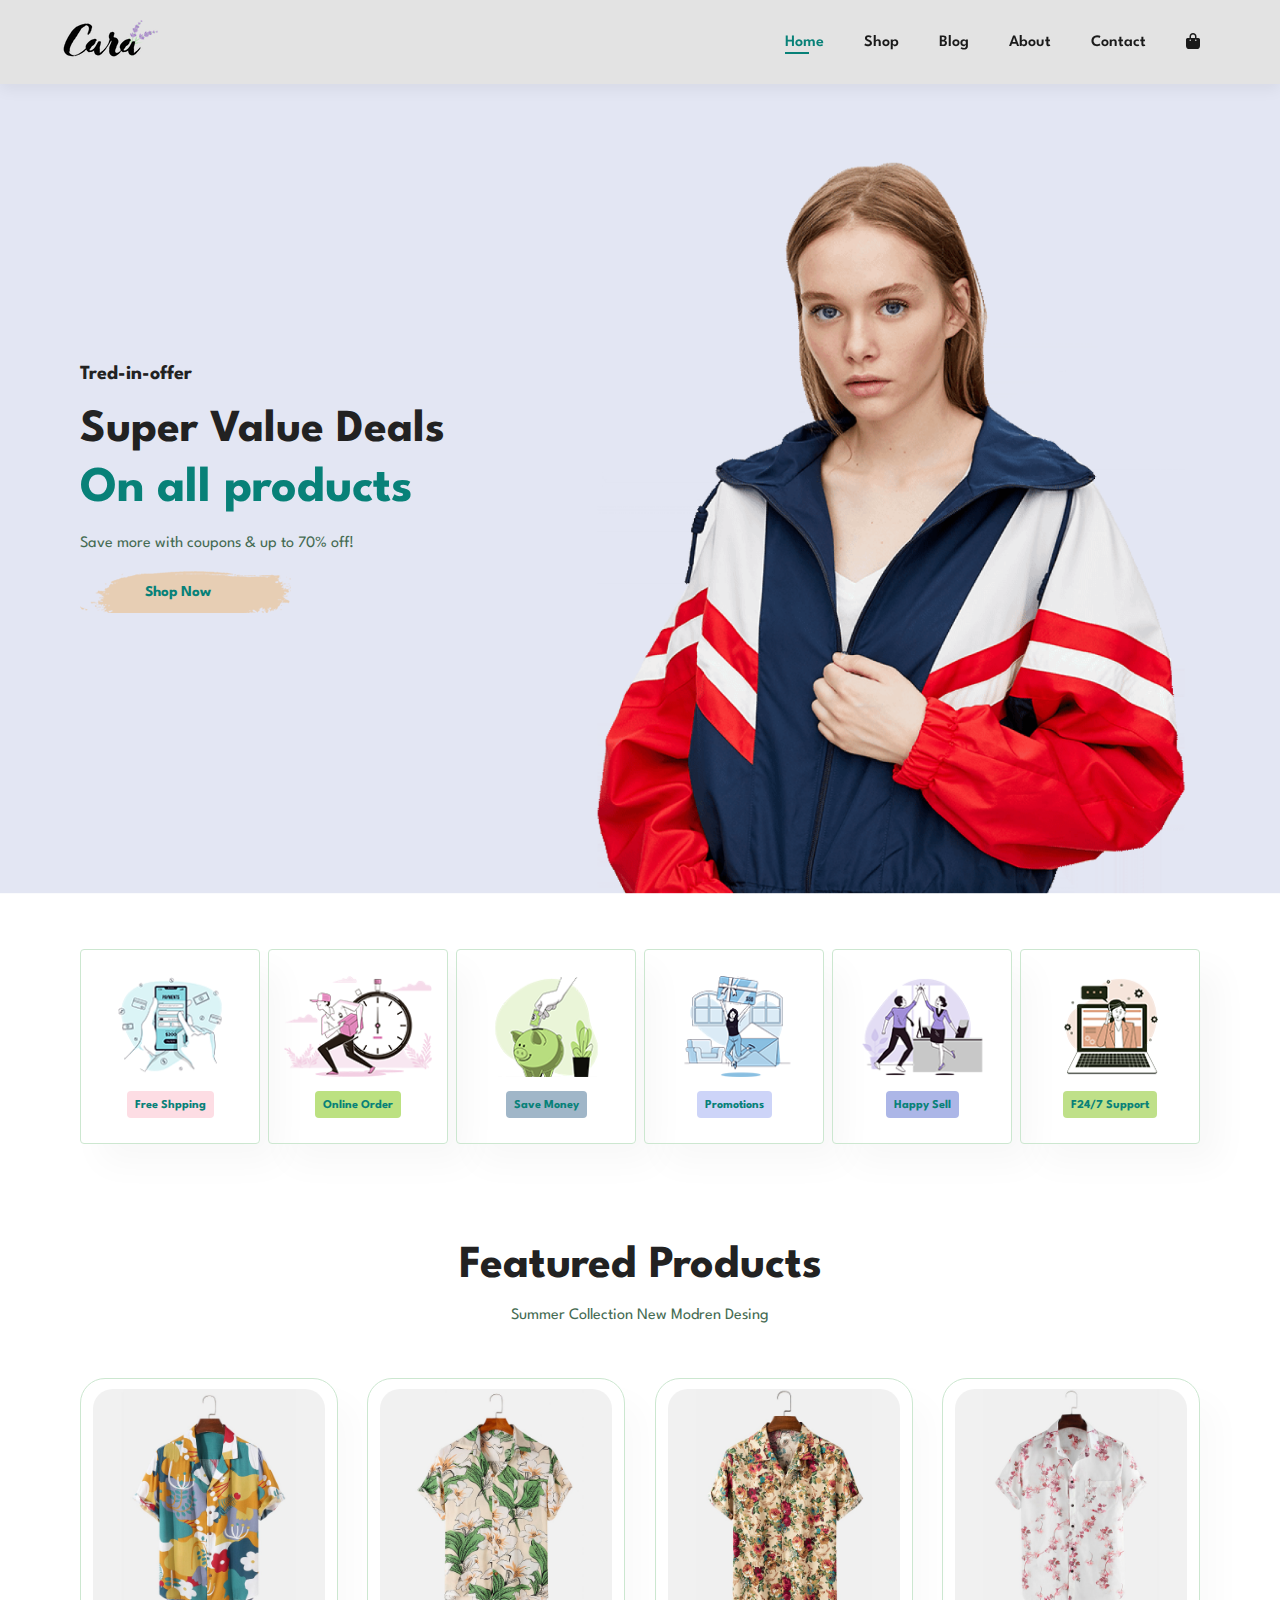
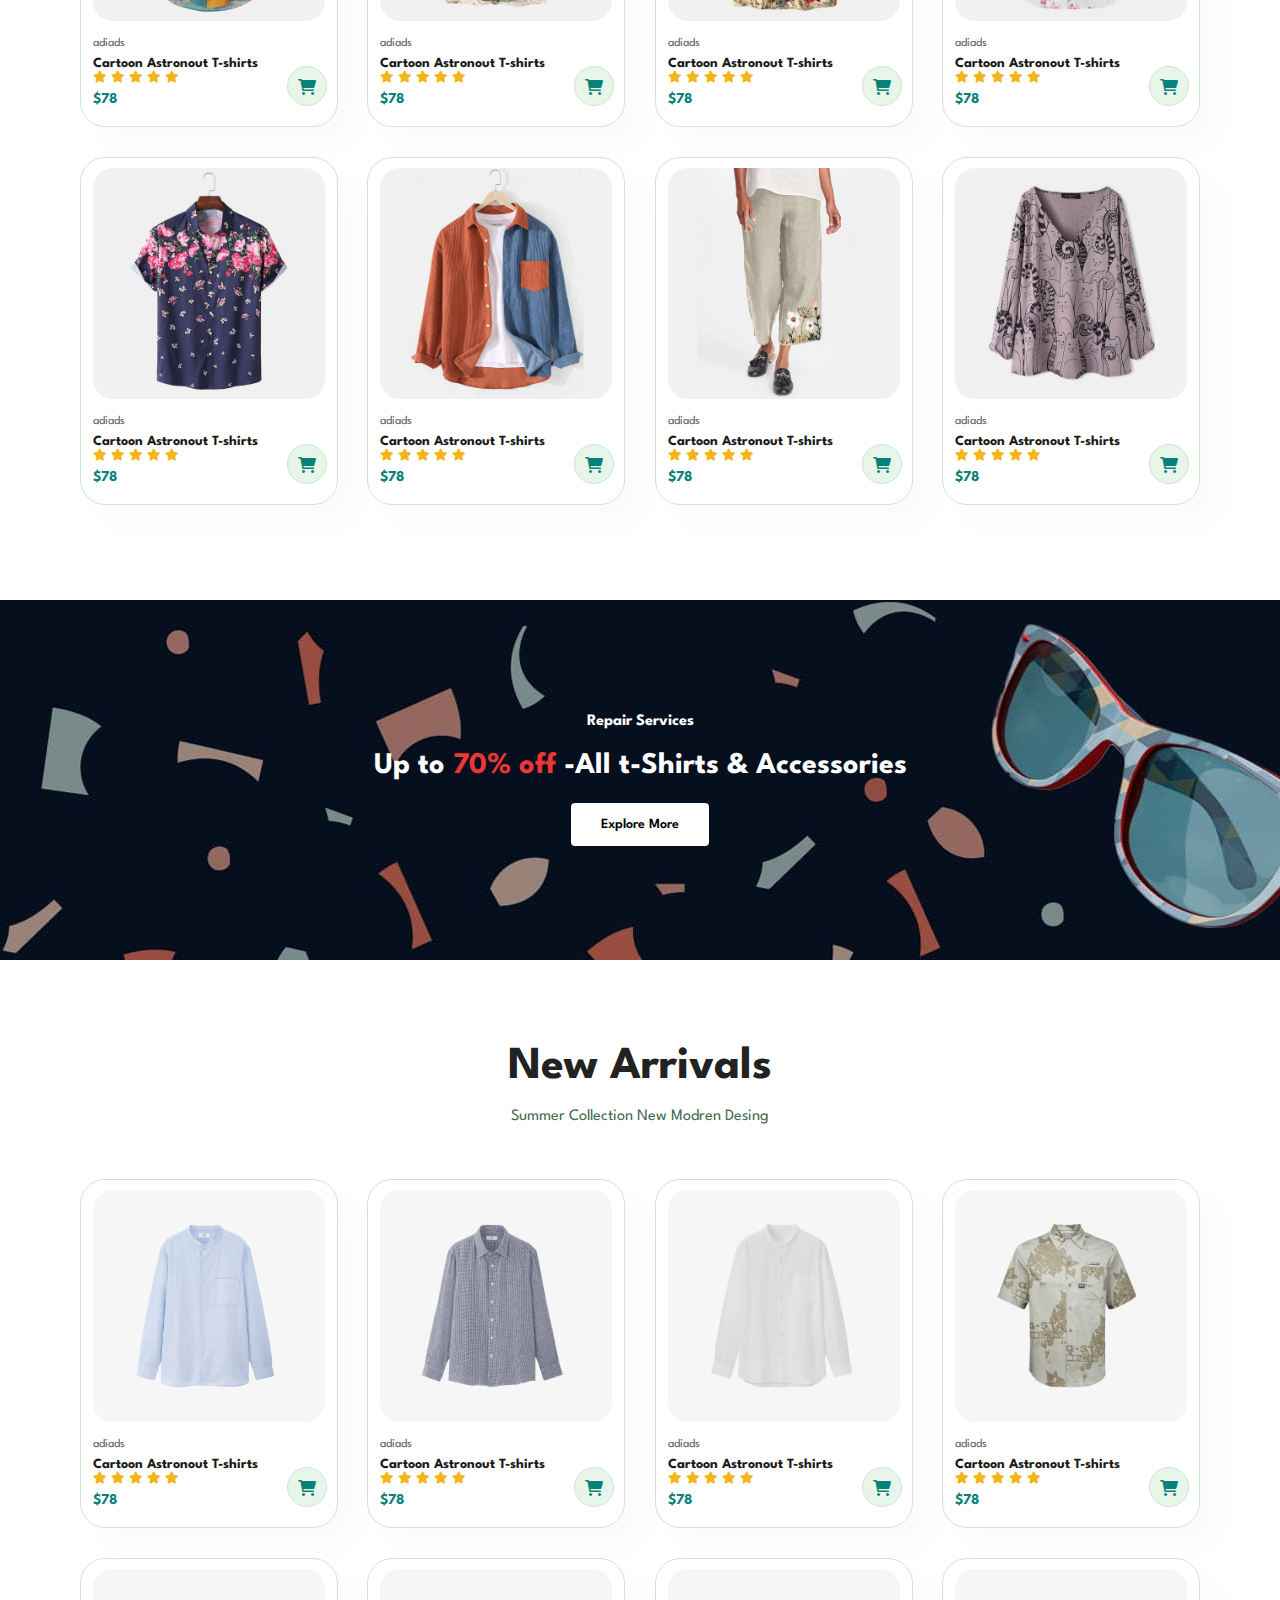
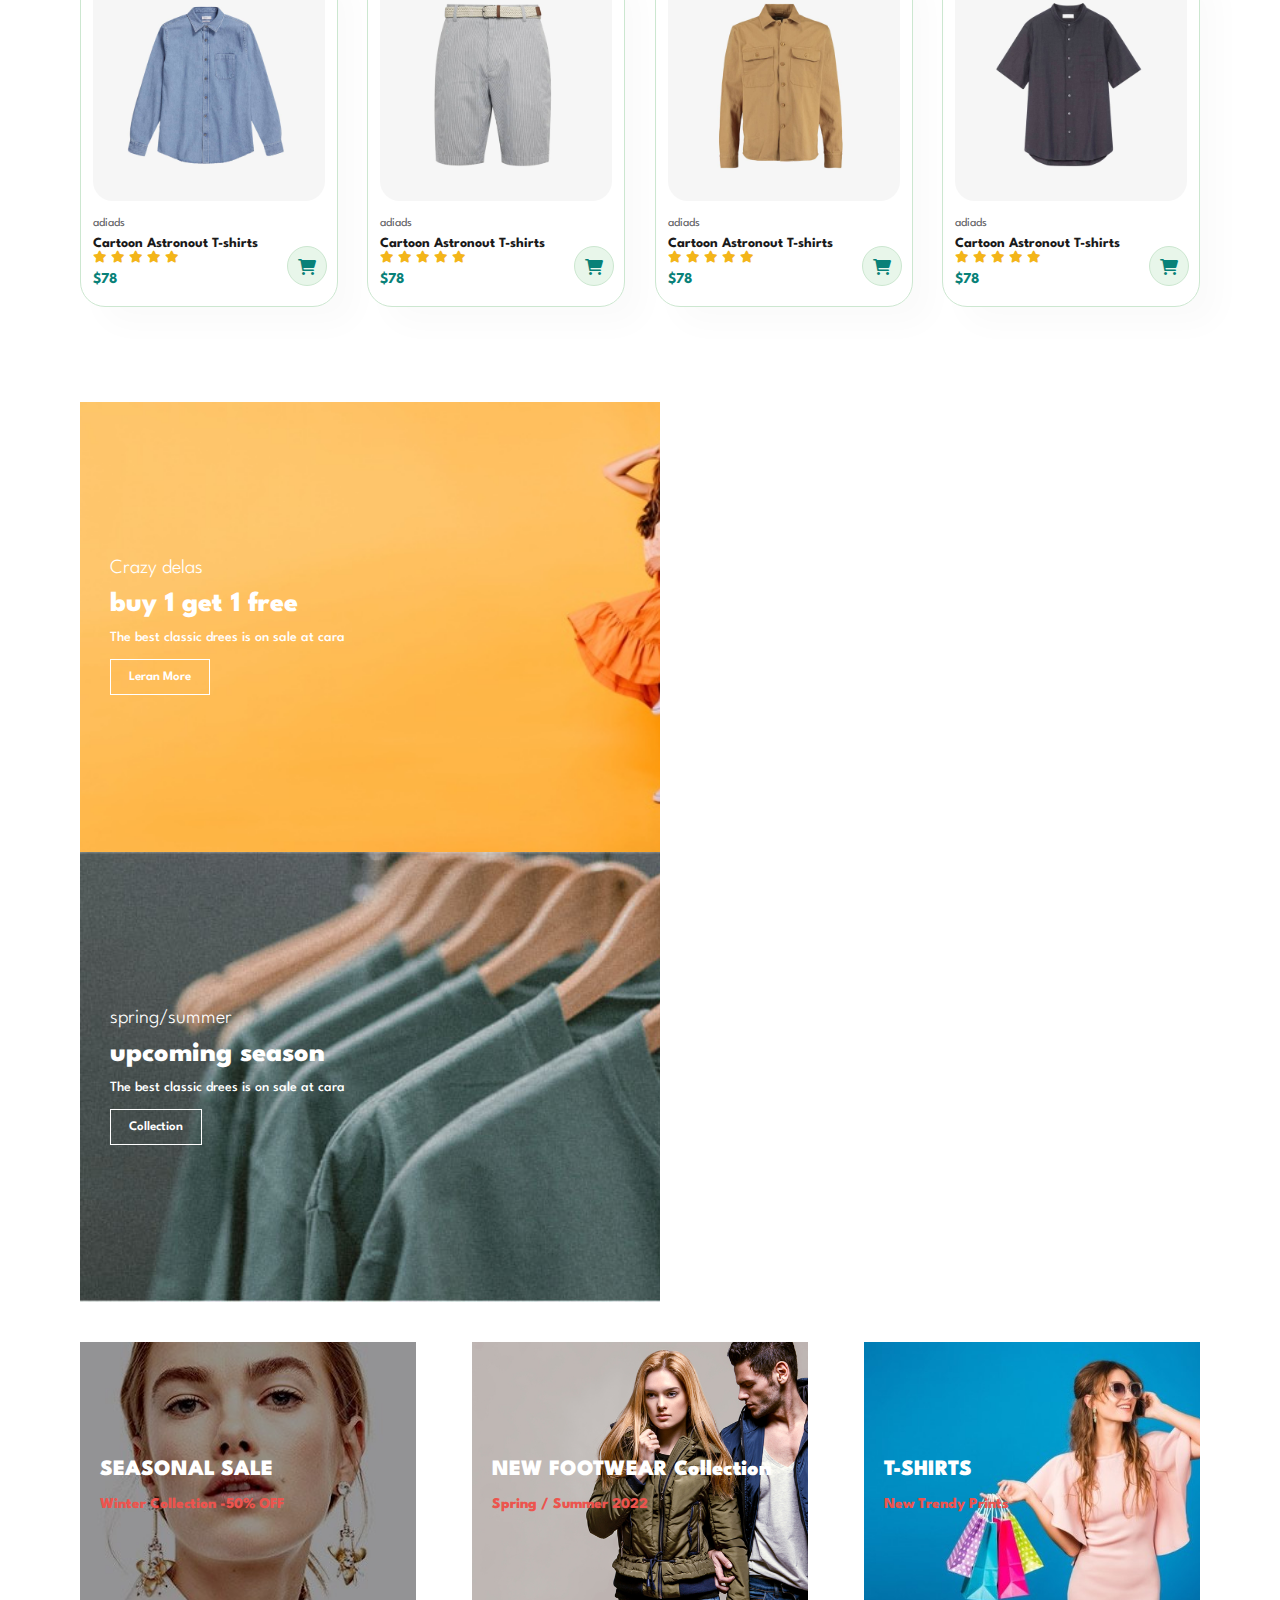
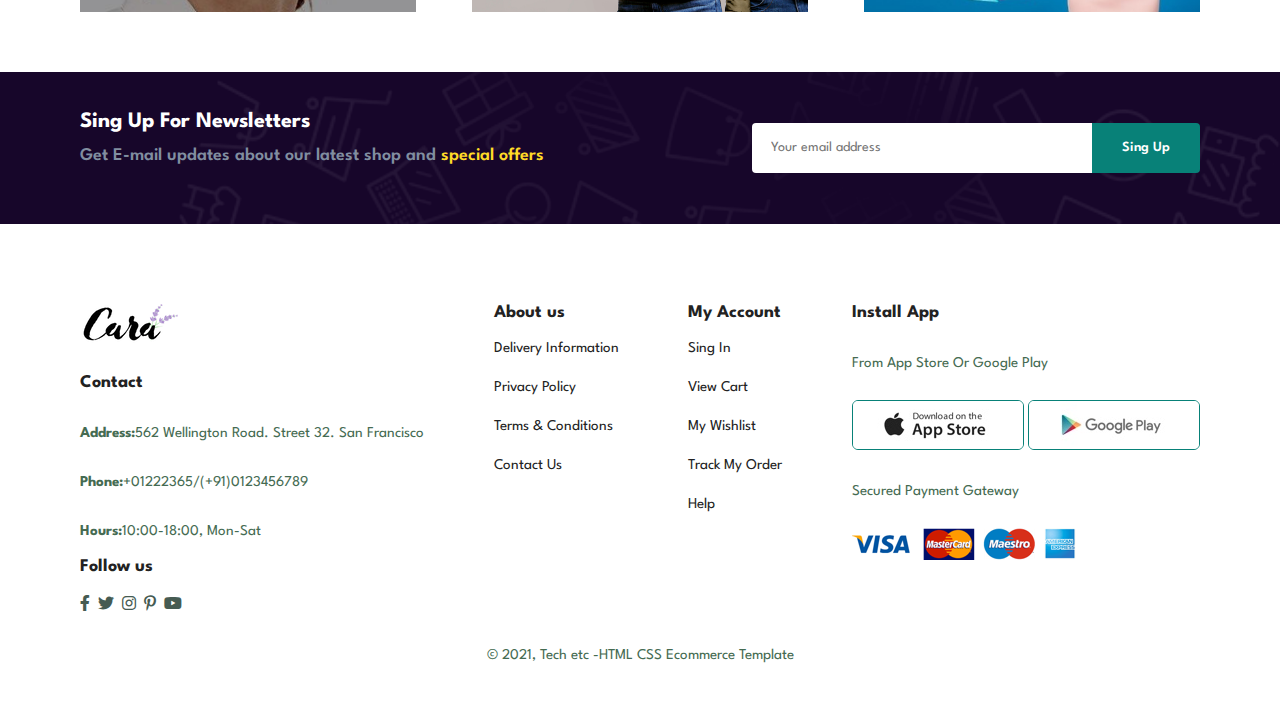
<file: index.html>
<!DOCTYPE html>
<html lang="en">

<head>
    <meta charset="UTF-8">
    <meta http-equiv="X-UA-Compatible" content="IE=edge">
    <meta name="viewport" content="width=device-width, initial-scale=1.0">
    <title>Cara</title>
    <link rel="stylesheet" href="https://cdnjs.cloudflare.com/ajax/libs/font-awesome/6.1.1/css/all.min.css">
    <link rel="stylesheet" href="all.min.css">
    <link rel="stylesheet" href="style.css">
</head>

<body>
    <section id="header">
        <a href="#"><img src="img/logo.png" class="logo"></a>
        <ul id="navbar">
            <li><a href="index.html" class="active">Home</a></li>
            <li><a href="shop.html">Shop</a></li>
            <li><a href="blog.html">Blog</a></li>
            <li><a href="about.html">About</a></li>
            <li><a href="content.html">Contact</a></li>
            <li id="lg-bag"><a href="cart.html"><i class="fa-solid fa-bag-shopping"></i></a></li>
            <a href="#" id="close"><i class="fa-solid fa-xmark"></i></a>
        </ul>
        <div id="mobile">
            <a href="cart.html"><i class="fa-solid fa-bag-shopping"></i></a>
            <i id="bar" class="fa-solid fa-outdent"></i>
        </div>
    </section>

    <section id="hero">
        <h4>Tred-in-offer</h4>
        <h2>Super Value Deals</h2>
        <h1>On all products</h1>
        <p>Save more with coupons & up to 70% off!</p>
        <button>Shop Now</button>
    </section>

    <section id="feature" class="section-p1">
        <div class="fe-box">
            <img src="img/features/f1.png" alt="">
            <h6>Free Shpping</h6>
        </div>
        <div class="fe-box">
            <img src="img/features/f2.png" alt="">
            <h6>Online Order</h6>
        </div>
        <div class="fe-box">
            <img src="img/features/f3.png" alt="">
            <h6>Save Money</h6>
        </div>
        <div class="fe-box">
            <img src="img/features/f4.png" alt="">
            <h6>Promotions</h6>
        </div>
        <div class="fe-box">
            <img src="img/features/f5.png" alt="">
            <h6>Happy Sell</h6>
        </div>
        <div class="fe-box">
            <img src="img/features/f6.png" alt="">
            <h6>F24/7 Support</h6>
        </div>
    </section>

    <section id="product1" class="section-p1">
        <h2>Featured Products</h2>
        <p>Summer Collection New Modren Desing</p>
        <div class="pro-container">
            <div class="pro">
                <img src="img/products/f1.jpg" alt="">
                <div class="des">
                    <span>adiads</span>
                    <h5>Cartoon Astronout T-shirts</h5>
                    <div class="starts">
                        <i class="fa-solid fa-star"></i>
                        <i class="fa-solid fa-star"></i>
                        <i class="fa-solid fa-star"></i>
                        <i class="fa-solid fa-star"></i>
                        <i class="fa-solid fa-star"></i>
                    </div>
                    <h4>$78</h4>
                </div>
                <a href="#">
                    <i class="fa-solid fa-cart-shopping cart"></i>

                </a>
            </div>
            <div class="pro">
                <img src="img/products/f2.jpg" alt="">
                <div class="des">
                    <span>adiads</span>
                    <h5>Cartoon Astronout T-shirts</h5>
                    <div class="starts">
                        <i class="fa-solid fa-star"></i>
                        <i class="fa-solid fa-star"></i>
                        <i class="fa-solid fa-star"></i>
                        <i class="fa-solid fa-star"></i>
                        <i class="fa-solid fa-star"></i>
                    </div>
                    <h4>$78</h4>
                </div>
                <a href="#">
                    <i class="fa-solid fa-cart-shopping cart"></i>

                </a>
            </div>
            <div class="pro">
                <img src="img/products/f3.jpg" alt="">
                <div class="des">
                    <span>adiads</span>
                    <h5>Cartoon Astronout T-shirts</h5>
                    <div class="starts">
                        <i class="fa-solid fa-star"></i>
                        <i class="fa-solid fa-star"></i>
                        <i class="fa-solid fa-star"></i>
                        <i class="fa-solid fa-star"></i>
                        <i class="fa-solid fa-star"></i>
                    </div>
                    <h4>$78</h4>
                </div>
                <a href="#">
                    <i class="fa-solid fa-cart-shopping cart"></i>

                </a>
            </div>
            <div class="pro">
                <img src="img/products/f4.jpg" alt="">
                <div class="des">
                    <span>adiads</span>
                    <h5>Cartoon Astronout T-shirts</h5>
                    <div class="starts">
                        <i class="fa-solid fa-star"></i>
                        <i class="fa-solid fa-star"></i>
                        <i class="fa-solid fa-star"></i>
                        <i class="fa-solid fa-star"></i>
                        <i class="fa-solid fa-star"></i>
                    </div>
                    <h4>$78</h4>
                </div>
                <a href="#">
                    <i class="fa-solid fa-cart-shopping cart"></i>

                </a>
            </div>
            <div class="pro">
                <img src="img/products/f5.jpg" alt="">
                <div class="des">
                    <span>adiads</span>
                    <h5>Cartoon Astronout T-shirts</h5>
                    <div class="starts">
                        <i class="fa-solid fa-star"></i>
                        <i class="fa-solid fa-star"></i>
                        <i class="fa-solid fa-star"></i>
                        <i class="fa-solid fa-star"></i>
                        <i class="fa-solid fa-star"></i>
                    </div>
                    <h4>$78</h4>
                </div>
                <a href="#">
                    <i class="fa-solid fa-cart-shopping cart"></i>

                </a>
            </div>
            <div class="pro">
                <img src="img/products/f6.jpg" alt="">
                <div class="des">
                    <span>adiads</span>
                    <h5>Cartoon Astronout T-shirts</h5>
                    <div class="starts">
                        <i class="fa-solid fa-star"></i>
                        <i class="fa-solid fa-star"></i>
                        <i class="fa-solid fa-star"></i>
                        <i class="fa-solid fa-star"></i>
                        <i class="fa-solid fa-star"></i>
                    </div>
                    <h4>$78</h4>
                </div>
                <a href="#">
                    <i class="fa-solid fa-cart-shopping cart"></i>

                </a>
            </div>
            <div class="pro">
                <img src="img/products/f7.jpg" alt="">
                <div class="des">
                    <span>adiads</span>
                    <h5>Cartoon Astronout T-shirts</h5>
                    <div class="starts">
                        <i class="fa-solid fa-star"></i>
                        <i class="fa-solid fa-star"></i>
                        <i class="fa-solid fa-star"></i>
                        <i class="fa-solid fa-star"></i>
                        <i class="fa-solid fa-star"></i>
                    </div>
                    <h4>$78</h4>
                </div>
                <a href="#">
                    <i class="fa-solid fa-cart-shopping cart"></i>

                </a>
            </div>
            <div class="pro">
                <img src="img/products/f8.jpg" alt="">
                <div class="des">
                    <span>adiads</span>
                    <h5>Cartoon Astronout T-shirts</h5>
                    <div class="starts">
                        <i class="fa-solid fa-star"></i>
                        <i class="fa-solid fa-star"></i>
                        <i class="fa-solid fa-star"></i>
                        <i class="fa-solid fa-star"></i>
                        <i class="fa-solid fa-star"></i>
                    </div>
                    <h4>$78</h4>
                </div>
                <a href="#">
                    <i class="fa-solid fa-cart-shopping cart"></i>

                </a>
            </div>

        </div>

    </section>

    <section id="banner" class="section-m1">
        <h4>Repair Services</h4>
        <h2>Up to <span>70% off</span> -All t-Shirts & Accessories</h2>
        <button class="normal">Explore More</button>

    </section>
    <section id="product1" class="section-p1">
        <h2>New Arrivals</h2>
        <p>Summer Collection New Modren Desing</p>
        <div class="pro-container">
            <div class="pro">
                <img src="img/products/n1.jpg" alt="">
                <div class="des">
                    <span>adiads</span>
                    <h5>Cartoon Astronout T-shirts</h5>
                    <div class="starts">
                        <i class="fa-solid fa-star"></i>
                        <i class="fa-solid fa-star"></i>
                        <i class="fa-solid fa-star"></i>
                        <i class="fa-solid fa-star"></i>
                        <i class="fa-solid fa-star"></i>
                    </div>
                    <h4>$78</h4>
                </div>
                <a href="#">
                    <i class="fa-solid fa-cart-shopping cart"></i>

                </a>
            </div>
            <div class="pro">
                <img src="img/products/n2.jpg" alt="">
                <div class="des">
                    <span>adiads</span>
                    <h5>Cartoon Astronout T-shirts</h5>
                    <div class="starts">
                        <i class="fa-solid fa-star"></i>
                        <i class="fa-solid fa-star"></i>
                        <i class="fa-solid fa-star"></i>
                        <i class="fa-solid fa-star"></i>
                        <i class="fa-solid fa-star"></i>
                    </div>
                    <h4>$78</h4>
                </div>
                <a href="#">
                    <i class="fa-solid fa-cart-shopping cart"></i>

                </a>
            </div>
            <div class="pro">
                <img src="img/products/n3.jpg" alt="">
                <div class="des">
                    <span>adiads</span>
                    <h5>Cartoon Astronout T-shirts</h5>
                    <div class="starts">
                        <i class="fa-solid fa-star"></i>
                        <i class="fa-solid fa-star"></i>
                        <i class="fa-solid fa-star"></i>
                        <i class="fa-solid fa-star"></i>
                        <i class="fa-solid fa-star"></i>
                    </div>
                    <h4>$78</h4>
                </div>
                <a href="#">
                    <i class="fa-solid fa-cart-shopping cart"></i>

                </a>
            </div>
            <div class="pro">
                <img src="img/products/n4.jpg" alt="">
                <div class="des">
                    <span>adiads</span>
                    <h5>Cartoon Astronout T-shirts</h5>
                    <div class="starts">
                        <i class="fa-solid fa-star"></i>
                        <i class="fa-solid fa-star"></i>
                        <i class="fa-solid fa-star"></i>
                        <i class="fa-solid fa-star"></i>
                        <i class="fa-solid fa-star"></i>
                    </div>
                    <h4>$78</h4>
                </div>
                <a href="#">
                    <i class="fa-solid fa-cart-shopping cart"></i>

                </a>
            </div>
            <div class="pro">
                <img src="img/products/n5.jpg" alt="">
                <div class="des">
                    <span>adiads</span>
                    <h5>Cartoon Astronout T-shirts</h5>
                    <div class="starts">
                        <i class="fa-solid fa-star"></i>
                        <i class="fa-solid fa-star"></i>
                        <i class="fa-solid fa-star"></i>
                        <i class="fa-solid fa-star"></i>
                        <i class="fa-solid fa-star"></i>
                    </div>
                    <h4>$78</h4>
                </div>
                <a href="#">
                    <i class="fa-solid fa-cart-shopping cart"></i>

                </a>
            </div>
            <div class="pro">
                <img src="img/products/n6.jpg" alt="">
                <div class="des">
                    <span>adiads</span>
                    <h5>Cartoon Astronout T-shirts</h5>
                    <div class="starts">
                        <i class="fa-solid fa-star"></i>
                        <i class="fa-solid fa-star"></i>
                        <i class="fa-solid fa-star"></i>
                        <i class="fa-solid fa-star"></i>
                        <i class="fa-solid fa-star"></i>
                    </div>
                    <h4>$78</h4>
                </div>
                <a href="#">
                    <i class="fa-solid fa-cart-shopping cart"></i>

                </a>
            </div>
            <div class="pro">
                <img src="img/products/n7.jpg" alt="">
                <div class="des">
                    <span>adiads</span>
                    <h5>Cartoon Astronout T-shirts</h5>
                    <div class="starts">
                        <i class="fa-solid fa-star"></i>
                        <i class="fa-solid fa-star"></i>
                        <i class="fa-solid fa-star"></i>
                        <i class="fa-solid fa-star"></i>
                        <i class="fa-solid fa-star"></i>
                    </div>
                    <h4>$78</h4>
                </div>
                <a href="#">
                    <i class="fa-solid fa-cart-shopping cart"></i>

                </a>
            </div>
            <div class="pro">
                <img src="img/products/n8.jpg" alt="">
                <div class="des">
                    <span>adiads</span>
                    <h5>Cartoon Astronout T-shirts</h5>
                    <div class="starts">
                        <i class="fa-solid fa-star"></i>
                        <i class="fa-solid fa-star"></i>
                        <i class="fa-solid fa-star"></i>
                        <i class="fa-solid fa-star"></i>
                        <i class="fa-solid fa-star"></i>
                    </div>
                    <h4>$78</h4>
                </div>
                <a href="#">
                    <i class="fa-solid fa-cart-shopping cart"></i>

                </a>
            </div>

        </div>

    </section>
    <section id="sm-banner" class="section-p1">
        <div class="banner-box">
            <h4>Crazy delas</h4>
            <h2>buy 1 get 1 free
            </h2>
            <span>The best classic drees is on sale at cara</span>
            <button class="white">Leran More</button>
        </div>
        <div class="banner-box">
            <h4>spring/summer</h4>
            <h2>upcoming season</h2>
            <span>The best classic drees is on sale at cara</span>
            <button class="white">Collection</button>
        </div>

    </section>
    <section id="banner3">
        <div class="banner-box">
            <h2>SEASONAL SALE</h2>
            <h3>Winter Collection -50% OFF</h3>
        </div>
        <div class="banner-box">
            <h2>NEW FOOTWEAR Collection</h2>
            <h3>Spring / Summer 2022</h3>
        </div>
        <div class="banner-box">
            <h2>T-SHIRTS</h2>
            <h3>New Trendy Prints</h3>
        </div>
    </section>
    <section id="newsletter" class="section-p1 section-m1">
        <div class="newstext">
            <h4>Sing Up For Newsletters</h4>
            <p>Get E-mail updates about our latest shop and <span>special offers</span> </p>
        </div>
        <div class="form">
            <input type="text" placeholder="Your email address">
            <button class="normal">Sing Up</button>
        </div>
    </section>
    <footer class="section-p1">
        <div class="col">
            <img src="img/logo.png" alt="" class="logo">
            <h4>Contact</h4>
            <p><strong>Address:</strong>562 Wellington Road. Street 32. San Francisco</p>
            <p><strong>Phone:</strong>+01222365/(+91)0123456789</p>
            <p><strong>Hours:</strong>10:00-18:00, Mon-Sat</p>
            <div class="follow">
                <h4>Follow us</h4>
                <div class="icon">
                    <i class="fa-brands fa-facebook-f"></i>
                    <i class="fa-brands fa-twitter"></i>
                    <i class="fa-brands fa-instagram"></i>
                    <i class="fa-brands fa-pinterest-p"></i>
                    <i class="fa-brands fa-youtube"></i>
                </div>
            </div>
        </div>
        <div class="col">
            <h4>About us</h4>
            <a href="#">Delivery Information</a>
            <a href="#">Privacy Policy</a>
            <a href="#">Terms & Conditions</a>
            <a href="#">
                Contact Us
            </a>
        </div>
        <div class="col">
            <h4>My Account</h4>
            <a href="#">Sing In</a>
            <a href="#">View Cart</a>
            <a href="#">My Wishlist</a>
            <a href="#">
               Track My Order
            </a>
            <a href="#">Help</a>
        </div>
        <div class="col install">
            <h4>Install App</h4>
            <P>From App Store Or Google Play</P>
            <div class="row">
                <img src="img/pay/app.jpg" alt="">
                <img src="img/pay/play.jpg" alt="">
            </div>
            <P>Secured Payment Gateway</P>
            <img src="img/pay/pay.png" alt="">

        </div>
        <div class="copayright">
            <p>
                &copy; 2021, Tech etc -HTML CSS Ecommerce Template
            </p>
        </div>

    </footer>



    <script src="script.js"></script>
</body>

</html>
</file>
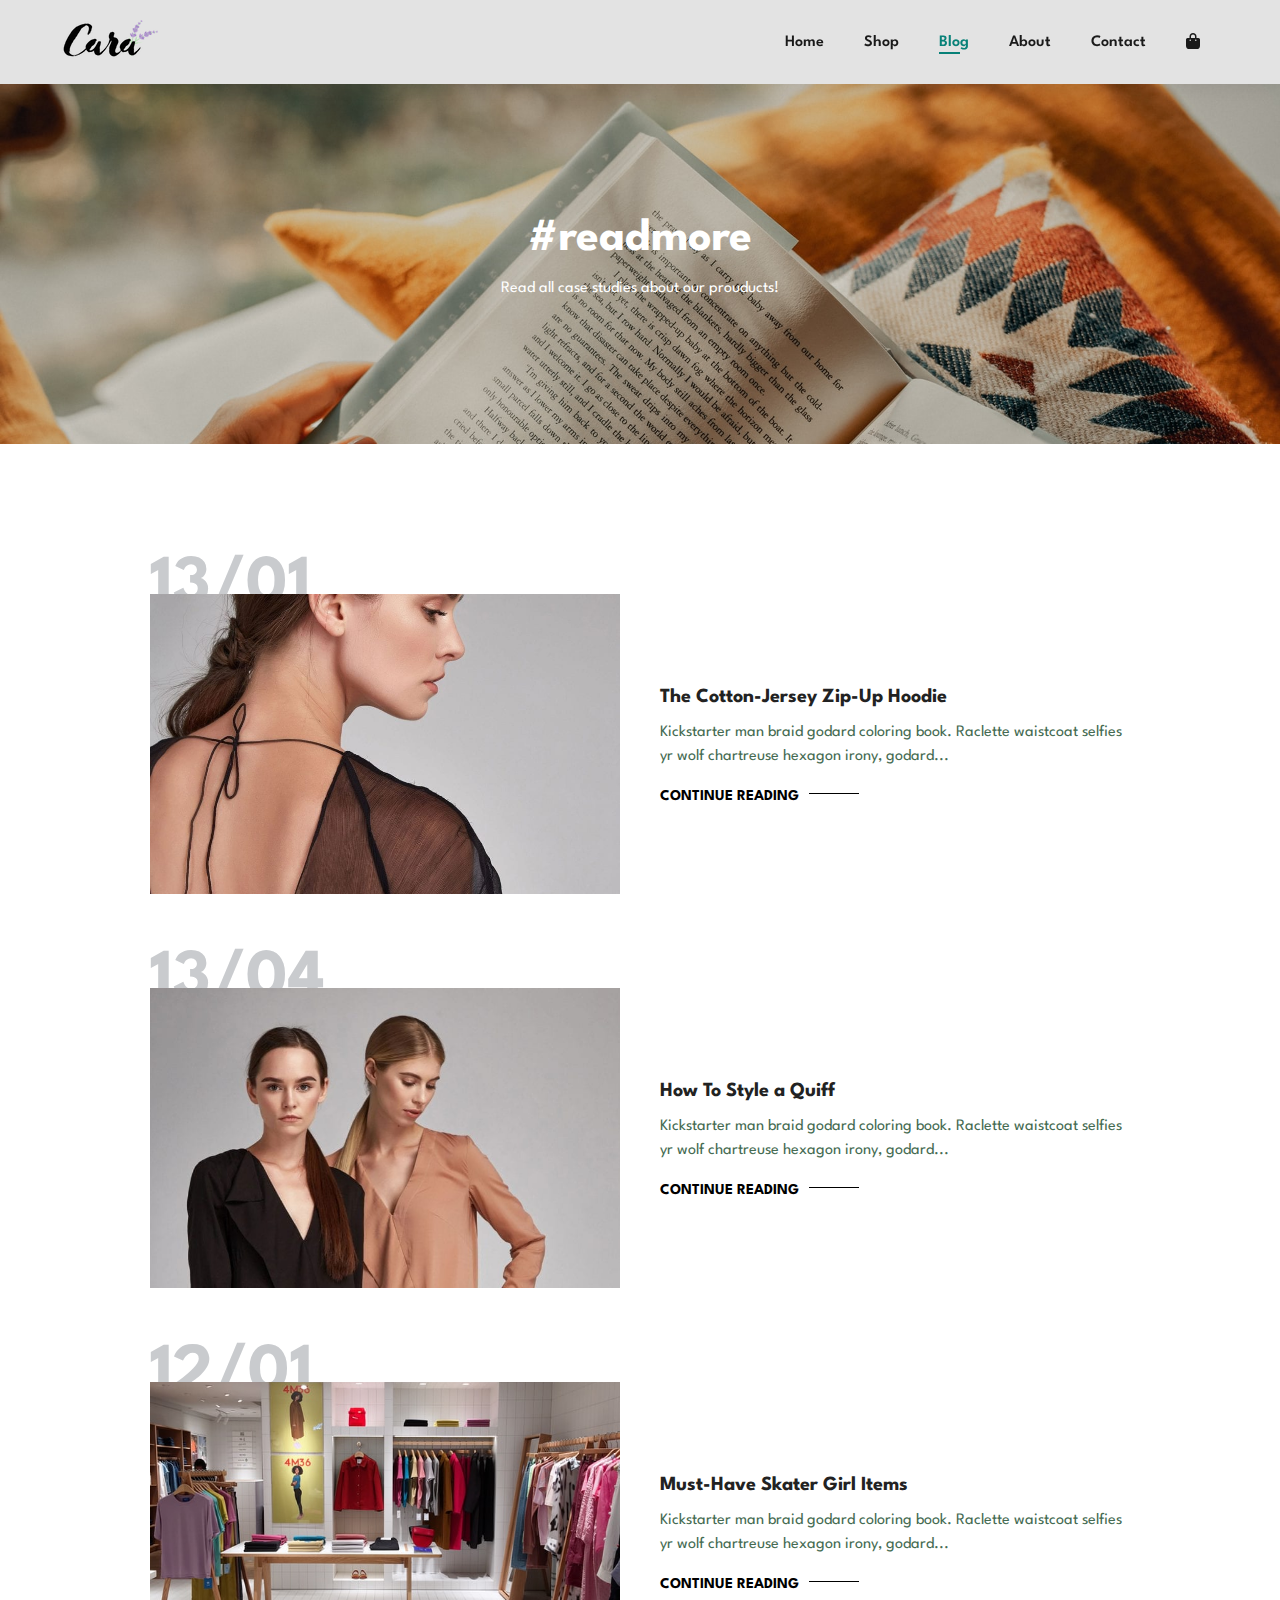
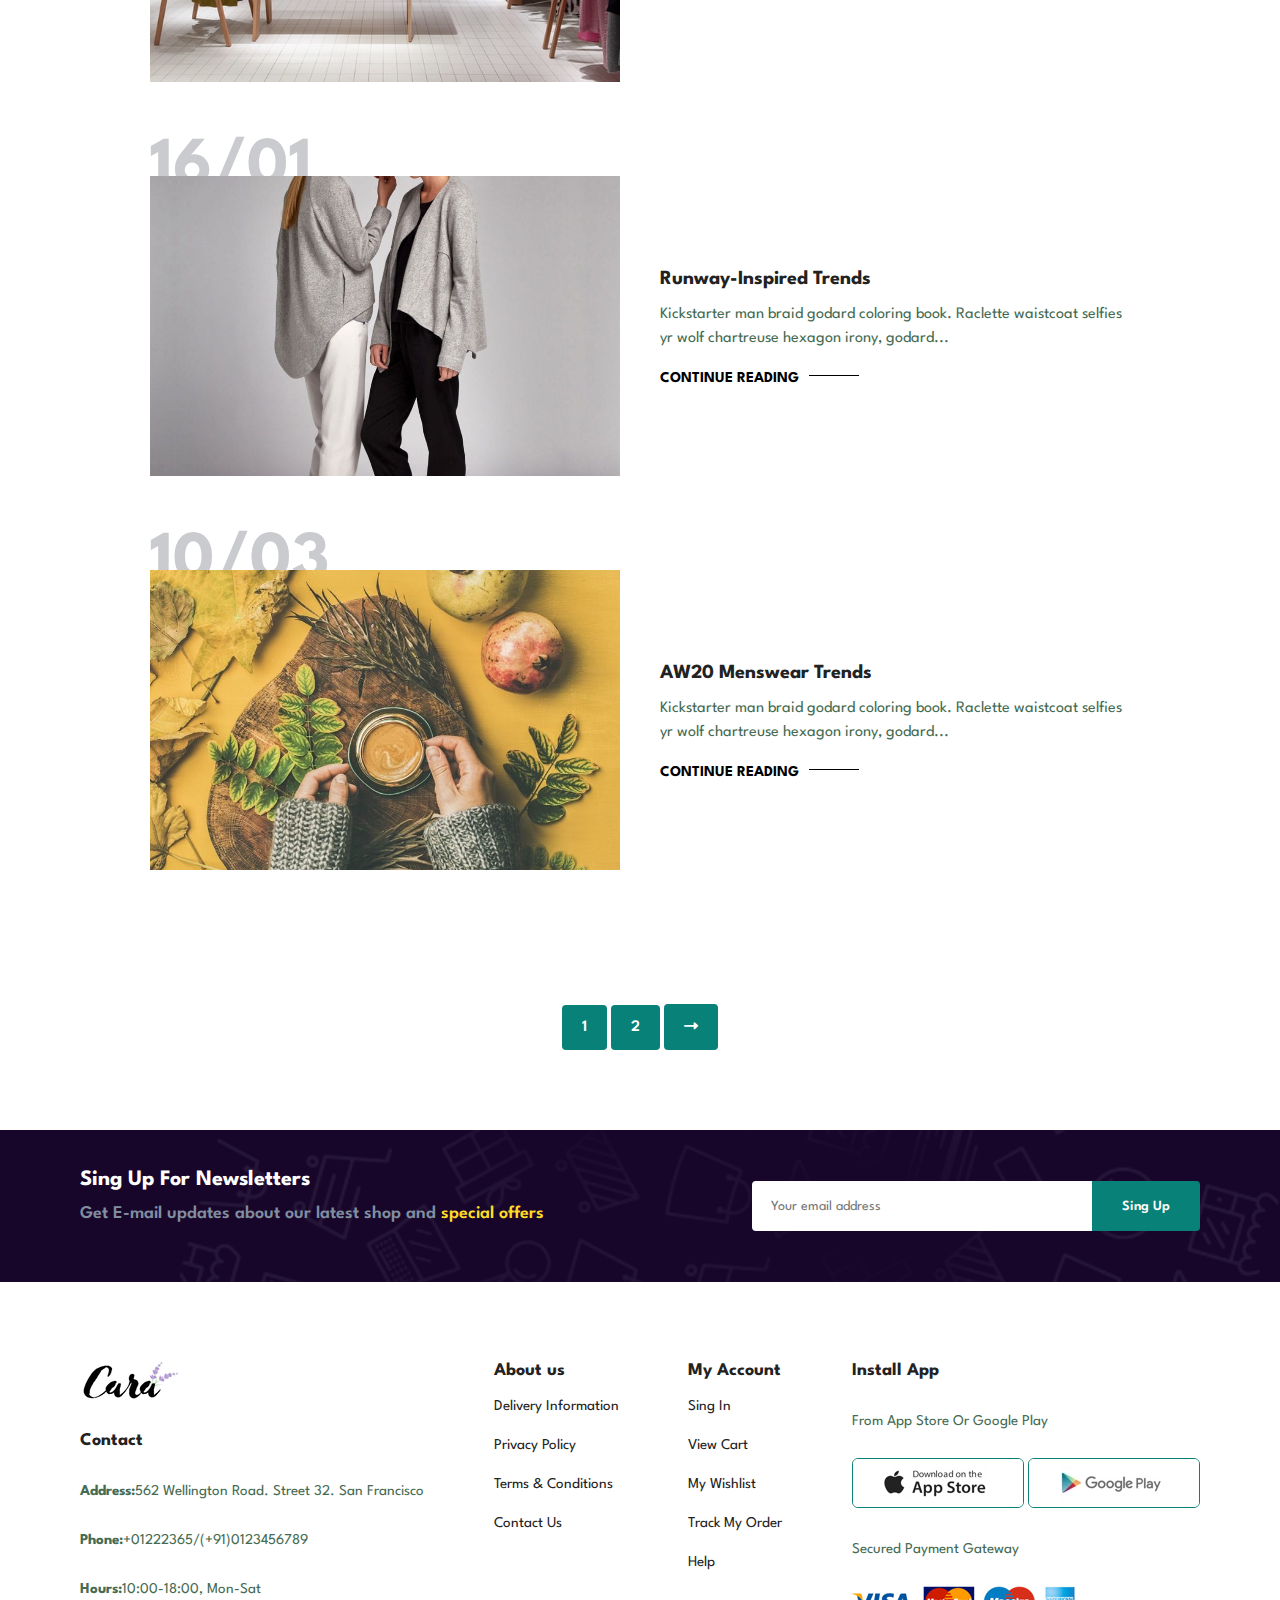
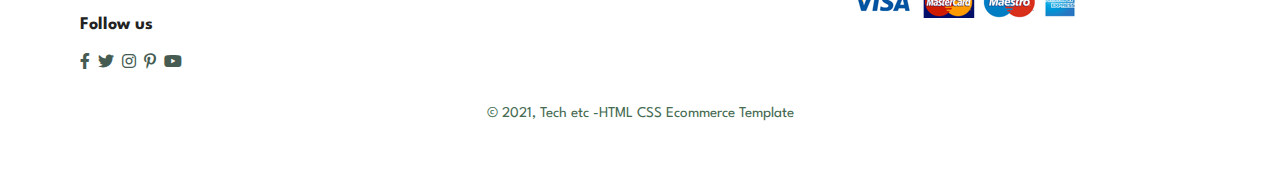
<file: blog.html>
<!DOCTYPE html>
<html lang="en">

<head>
    <meta charset="UTF-8">
    <meta http-equiv="X-UA-Compatible" content="IE=edge">
    <meta name="viewport" content="width=device-width, initial-scale=1.0">
    <title>Cara</title>
    <link rel="stylesheet" href="https://cdnjs.cloudflare.com/ajax/libs/font-awesome/6.1.1/css/all.min.css">
    <link rel="stylesheet" href="all.min.css">
    <link rel="stylesheet" href="style.css">
</head>

<body>
    <section id="header">
        <a href="#"><img src="img/logo.png" class="logo"></a>
        <ul id="navbar">
            <li><a href="index.html">Home</a></li>
            <li><a href="shop.html">Shop</a></li>
            <li><a href="blog.html" class="active">Blog</a></li>
            <li><a href="about.html">About</a></li>
            <li><a href="content.html">Contact</a></li>
            <li id="lg-bag"><a href="cart.html"><i class="fa-solid fa-bag-shopping"></i></a></li>
            <a href="#" id="close"><i class="fa-solid fa-xmark"></i></a>
        </ul>
        <div id="mobile">
            <a href="cart.html"><i class="fa-solid fa-bag-shopping"></i></a>
            <i id="bar" class="fa-solid fa-outdent"></i>
        </div>
    </section>

    <section id="page-header" class="blog-header">
        <h2>#readmore</h2>
        <p>Read all case studies about our prouducts!</p>
    </section>
    <section id="blog">
        <div class="blog-box">
            <div class="blog-img">
                <img src="img/blog/b1.jpg" alt="">
            </div>
            <div class="blog-detalis">
                <h4>The Cotton-Jersey Zip-Up Hoodie</h4>
                <p>Kickstarter man braid godard coloring book. Raclette waistcoat selfies yr wolf chartreuse hexagon irony, godard...</p>
                <a href="#">CONTINUE READING</a>
            </div>
            <h1>13/01</h1>
        </div>
        <div class="blog-box">
            <div class="blog-img">
                <img src="img/blog/b2.jpg" alt="">
            </div>
            <div class="blog-detalis">
                <h4>How To Style a Quiff</h4>
                <p>Kickstarter man braid godard coloring book. Raclette waistcoat selfies yr wolf chartreuse hexagon irony, godard...</p>
                <a href="#">CONTINUE READING</a>
            </div>
            <h1>13/04</h1>
        </div>
        <div class="blog-box">
            <div class="blog-img">
                <img src="img/blog/b3.jpg" alt="">
            </div>
            <div class="blog-detalis">
                <h4>Must-Have Skater Girl Items</h4>
                <p>Kickstarter man braid godard coloring book. Raclette waistcoat selfies yr wolf chartreuse hexagon irony, godard...</p>
                <a href="#">CONTINUE READING</a>
            </div>
            <h1>12/01</h1>
        </div>
        <div class="blog-box">
            <div class="blog-img">
                <img src="img/blog/b4.jpg" alt="">
            </div>
            <div class="blog-detalis">
                <h4>Runway-Inspired Trends</h4>
                <p>Kickstarter man braid godard coloring book. Raclette waistcoat selfies yr wolf chartreuse hexagon irony, godard...</p>
                <a href="#">CONTINUE READING</a>
            </div>
            <h1>16/01</h1>
        </div>
        <div class="blog-box">
            <div class="blog-img">
                <img src="img/blog/b6.jpg" alt="">
            </div>
            <div class="blog-detalis">
                <h4>AW20 Menswear Trends</h4>
                <p>Kickstarter man braid godard coloring book. Raclette waistcoat selfies yr wolf chartreuse hexagon irony, godard...</p>
                <a href="#">CONTINUE READING</a>
            </div>
            <h1>10/03</h1>
        </div>
    </section>


    <section id="pagination" class="section-p1 ">
        <a href="#">1</a>
        <a href="#">2</a>
        <a href="#"><i class="fa-solid fa-right-long "></i></a>

    </section>

    <section id="newsletter" class="section-p1 section-m1">
        <div class="newstext">
            <h4>Sing Up For Newsletters</h4>
            <p>Get E-mail updates about our latest shop and <span>special offers</span> </p>
        </div>
        <div class="form">
            <input type="text" placeholder="Your email address">
            <button class="normal">Sing Up</button>
        </div>
    </section>
    <footer class="section-p1 ">
        <div class="col ">
            <img src="img/logo.png " alt=" " class="logo ">
            <h4>Contact</h4>
            <p><strong>Address:</strong>562 Wellington Road. Street 32. San Francisco</p>
            <p><strong>Phone:</strong>+01222365/(+91)0123456789</p>
            <p><strong>Hours:</strong>10:00-18:00, Mon-Sat</p>
            <div class="follow ">
                <h4>Follow us</h4>
                <div class="icon ">
                    <i class="fa-brands fa-facebook-f "></i>
                    <i class="fa-brands fa-twitter "></i>
                    <i class="fa-brands fa-instagram "></i>
                    <i class="fa-brands fa-pinterest-p "></i>
                    <i class="fa-brands fa-youtube "></i>
                </div>
            </div>
        </div>
        <div class="col ">
            <h4>About us</h4>
            <a href="# ">Delivery Information</a>
            <a href="# ">Privacy Policy</a>
            <a href="# ">Terms & Conditions</a>
            <a href="# ">
                Contact Us
            </a>
        </div>
        <div class="col ">
            <h4>My Account</h4>
            <a href="# ">Sing In</a>
            <a href="# ">View Cart</a>
            <a href="# ">My Wishlist</a>
            <a href="# ">
               Track My Order
            </a>
            <a href="# ">Help</a>
        </div>
        <div class="col install ">
            <h4>Install App</h4>
            <P>From App Store Or Google Play</P>
            <div class="row ">
                <img src="img/pay/app.jpg " alt=" ">
                <img src="img/pay/play.jpg " alt=" ">
            </div>
            <P>Secured Payment Gateway</P>
            <img src="img/pay/pay.png " alt=" ">

        </div>
        <div class="copayright ">
            <p>
                &copy; 2021, Tech etc -HTML CSS Ecommerce Template
            </p>
        </div>

    </footer>

    <script src="script.js "></script>

</body>

</html>
</file>
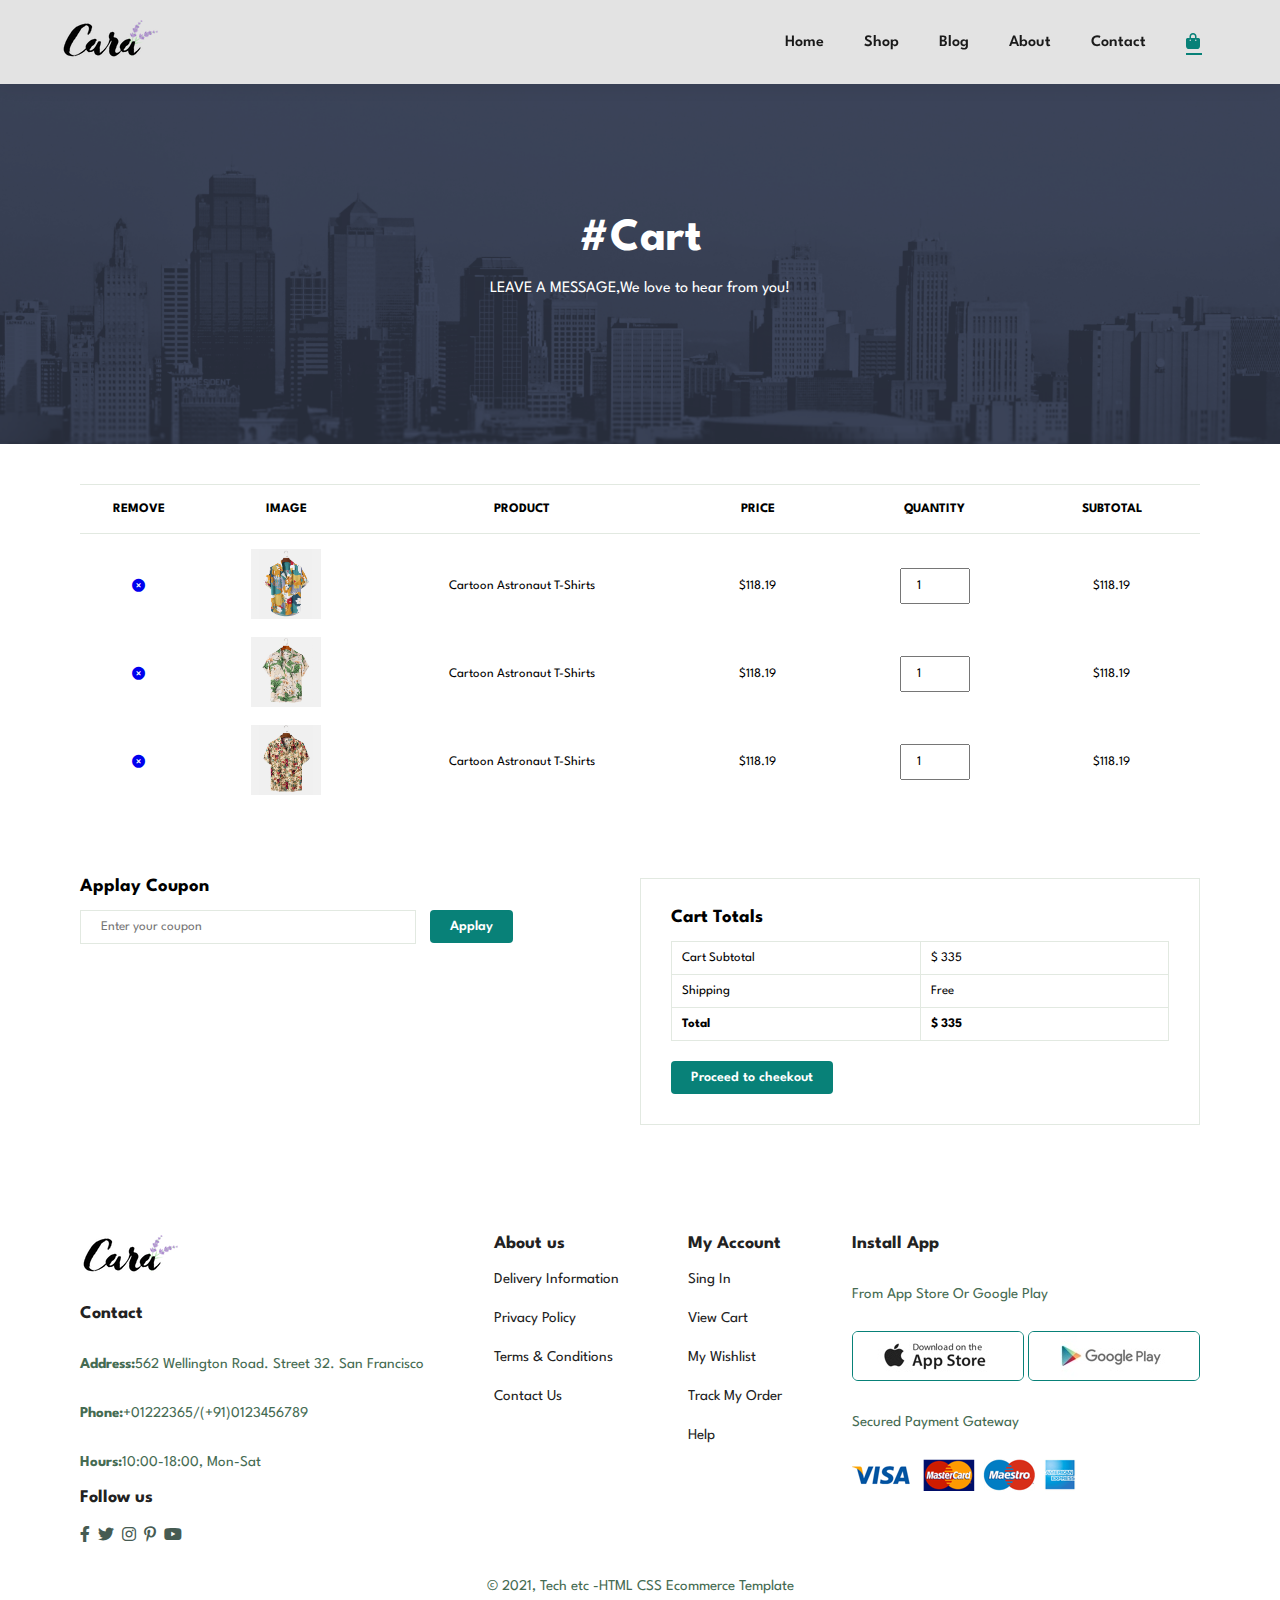
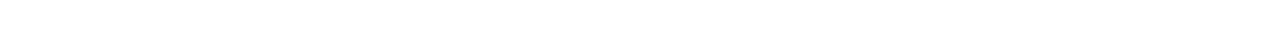
<file: cart.html>
<!DOCTYPE html>
<html lang="en">

<head>
    <meta charset="UTF-8">
    <meta http-equiv="X-UA-Compatible" content="IE=edge">
    <meta name="viewport" content="width=device-width, initial-scale=1.0">
    <title>Cara</title>
    <link rel="stylesheet" href="https://cdnjs.cloudflare.com/ajax/libs/font-awesome/6.1.1/css/all.min.css">
    <link rel="stylesheet" href="all.min.css">
    <link rel="stylesheet" href="style.css">
</head>

<body>
    <section id="header">
        <a href="#"><img src="img/logo.png" class="logo"></a>
        <ul id="navbar">
            <li><a href="index.html">Home</a></li>
            <li><a href="shop.html">Shop</a></li>
            <li><a href="blog.html">Blog</a></li>
            <li><a href="about.html">About</a></li>
            <li><a href="content.html">Contact</a></li>
            <li id="lg-bag"><a href="cart.html" class="active"><i class="fa-solid fa-bag-shopping"></i></a></li>
            <a href="#" id="close"><i class="fa-solid fa-xmark"></i></a>
        </ul>
        <div id="mobile">
            <a href="cart.html"><i class="fa-solid fa-bag-shopping"></i></a>
            <i id="bar" class="fa-solid fa-outdent"></i>
        </div>
    </section>


    <section id="page-header" class="about-header">
        <h2>#Cart</h2>
        <p>LEAVE A MESSAGE,We love to hear from you!</p>
    </section>


    <section id="cart" class="section-p1">
        <table width="100%">
            <thead>
                <tr>
                    <td>Remove</td>
                    <td>Image</td>
                    <td>Product</td>
                    <td>Price</td>
                    <td>Quantity</td>
                    <td>Subtotal</td>
                </tr>
            </thead>
            <tbody>
                <tr>
                    <td> <a href="#"><i class="fa-solid fa-circle-xmark"></i></a> </td>
                    <td><img src="img/products/f1.jpg" alt=""></td>
                    <td>Cartoon Astronaut T-Shirts</td>
                    <td>$118.19</td>
                    <td><input type="number" value="1"></td>
                    <td>$118.19</td>
                </tr>
                <tr>
                    <td> <a href="#"><i class="fa-solid fa-circle-xmark"></i></a> </td>
                    <td><img src="img/products/f2.jpg" alt=""></td>
                    <td>Cartoon Astronaut T-Shirts</td>
                    <td>$118.19</td>
                    <td><input type="number" value="1"></td>
                    <td>$118.19</td>
                </tr>
                <tr>
                    <td> <a href="#"><i class="fa-solid fa-circle-xmark"></i></a> </td>
                    <td><img src="img/products/f3.jpg" alt=""></td>
                    <td>Cartoon Astronaut T-Shirts</td>
                    <td>$118.19</td>
                    <td><input type="number" value="1"></td>
                    <td>$118.19</td>
                </tr>
            </tbody>
        </table>
    </section>
    <section id="cart-add" class="section-p1">
        <div id="coupon">
            <h3>Applay Coupon</h3>
            <div>
                <input type="text" placeholder="Enter your coupon">
                <button class="normal">Applay</button>
            </div>
        </div>
        <div id="subtotal">
            <h3>Cart Totals</h3>
            <table>
                <tr>
                    <td>Cart Subtotal</td>
                    <td>$ 335</td>
                </tr>
                <tr>
                    <td>Shipping</td>
                    <td>Free</td>
                </tr>
                <tr>
                    <td><strong>Total</strong></td>
                    <td><strong>$ 335</strong></td>
                </tr>
            </table>
            <button class="normal">Proceed to cheekout</button>
        </div>
    </section>
    <footer class="section-p1 ">
        <div class="col ">
            <img src="img/logo.png " alt=" " class="logo ">
            <h4>Contact</h4>
            <p><strong>Address:</strong>562 Wellington Road. Street 32. San Francisco</p>
            <p><strong>Phone:</strong>+01222365/(+91)0123456789</p>
            <p><strong>Hours:</strong>10:00-18:00, Mon-Sat</p>
            <div class="follow ">
                <h4>Follow us</h4>
                <div class="icon ">
                    <i class="fa-brands fa-facebook-f "></i>
                    <i class="fa-brands fa-twitter "></i>
                    <i class="fa-brands fa-instagram "></i>
                    <i class="fa-brands fa-pinterest-p "></i>
                    <i class="fa-brands fa-youtube "></i>
                </div>
            </div>
        </div>
        <div class="col ">
            <h4>About us</h4>
            <a href="# ">Delivery Information</a>
            <a href="# ">Privacy Policy</a>
            <a href="# ">Terms & Conditions</a>
            <a href="# ">
                Contact Us
            </a>
        </div>
        <div class="col ">
            <h4>My Account</h4>
            <a href="# ">Sing In</a>
            <a href="# ">View Cart</a>
            <a href="# ">My Wishlist</a>
            <a href="# ">
               Track My Order
            </a>
            <a href="# ">Help</a>
        </div>
        <div class="col install ">
            <h4>Install App</h4>
            <P>From App Store Or Google Play</P>
            <div class="row ">
                <img src="img/pay/app.jpg " alt=" ">
                <img src="img/pay/play.jpg " alt=" ">
            </div>
            <P>Secured Payment Gateway</P>
            <img src="img/pay/pay.png " alt=" ">

        </div>
        <div class="copayright ">
            <p>
                &copy; 2021, Tech etc -HTML CSS Ecommerce Template
            </p>
        </div>

    </footer>

    <script src="script.js "></script>

</body>

</html>
</file>
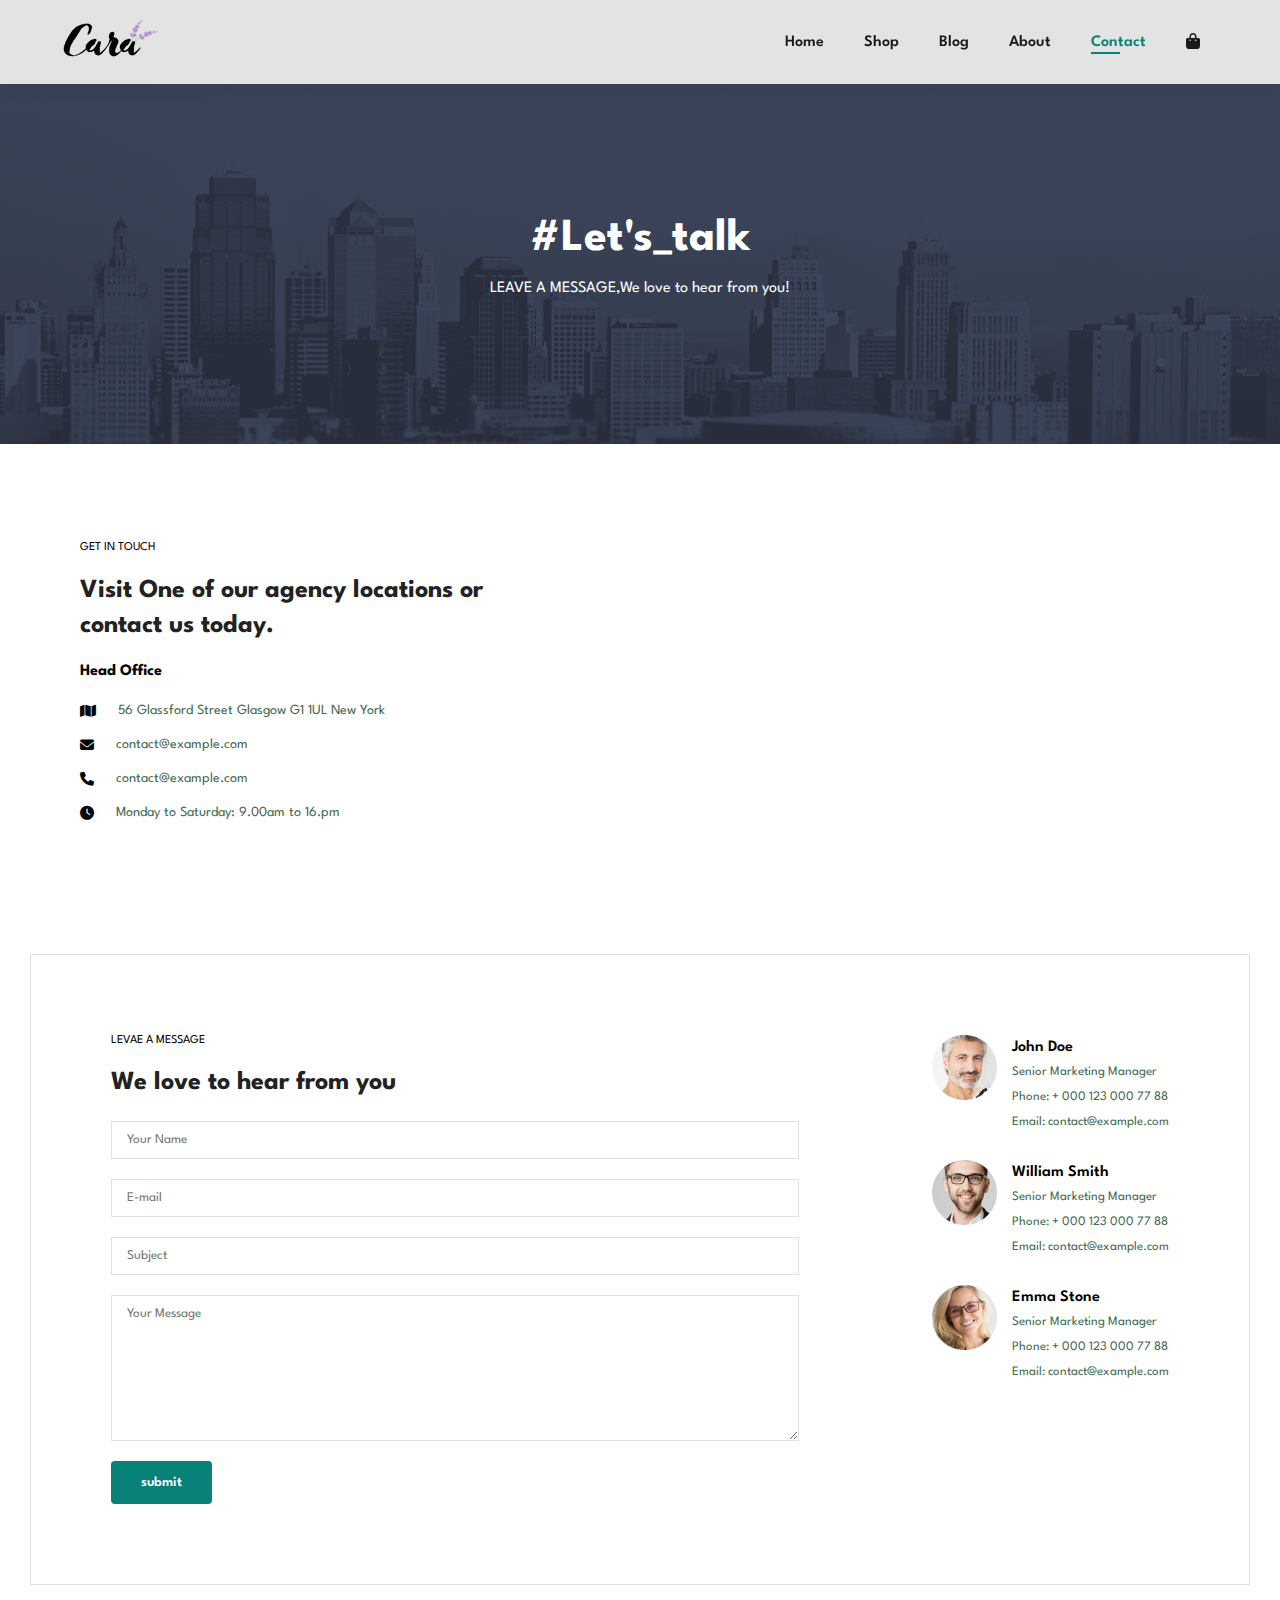
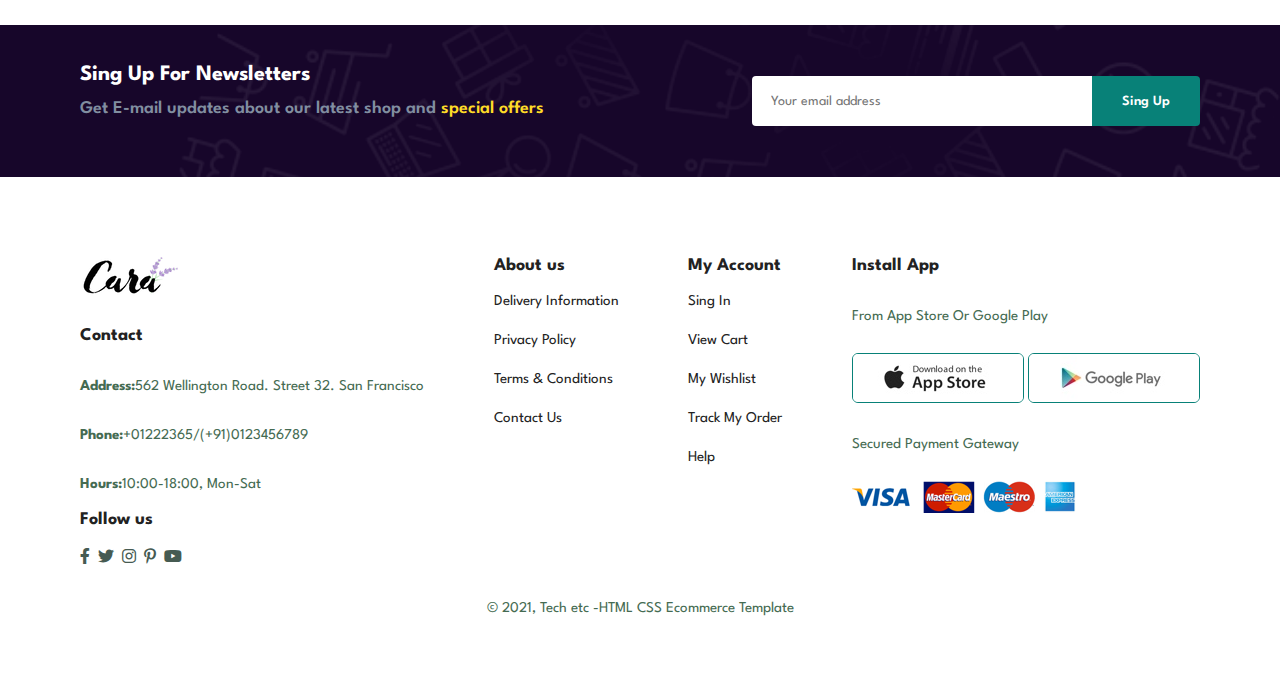
<file: content.html>
<!DOCTYPE html>
<html lang="en">

<head>
    <meta charset="UTF-8">
    <meta http-equiv="X-UA-Compatible" content="IE=edge">
    <meta name="viewport" content="width=device-width, initial-scale=1.0">
    <title>Cara</title>
    <link rel="stylesheet" href="https://cdnjs.cloudflare.com/ajax/libs/font-awesome/6.1.1/css/all.min.css">
    <link rel="stylesheet" href="all.min.css">
    <link rel="stylesheet" href="style.css">
</head>

<body>
    <section id="header">
        <a href="#"><img src="img/logo.png" class="logo"></a>
        <ul id="navbar">
            <li><a href="index.html">Home</a></li>
            <li><a href="shop.html">Shop</a></li>
            <li><a href="blog.html">Blog</a></li>
            <li><a href="about.html">About</a></li>
            <li><a href="content.html" class="active">Contact</a></li>
            <li id="lg-bag"><a href="cart.html"><i class="fa-solid fa-bag-shopping"></i></a></li>
            <a href="#" id="close"><i class="fa-solid fa-xmark"></i></a>
        </ul>
        <div id="mobile">
            <a href="cart.html"><i class="fa-solid fa-bag-shopping"></i></a>
            <i id="bar" class="fa-solid fa-outdent"></i>
        </div>
    </section>


    <section id="page-header" class="about-header">
        <h2>#Let's_talk</h2>
        <p>LEAVE A MESSAGE,We love to hear from you!</p>
    </section>
    <section id="contact-details" class="section-p1">
        <div class="detalis">
            <span>GET IN TOUCH</span>
            <h2>Visit One of our agency locations or contact us today.</h2>
            <h3>Head Office</h3>
            <div>
                <li>
                    <i class="fa-solid fa-map"></i>
                    <p>56 Glassford Street Glasgow G1 1UL New York</p>
                </li>
                <li>
                    <i class="fa-solid fa-envelope"></i>
                    <p>contact@example.com</p>
                </li>
                <li>
                    <i class="fa-solid fa-phone"></i>
                    <p>contact@example.com</p>
                </li>
                <li>
                    <i class="fa-solid fa-clock"></i>
                    <p>Monday to Saturday: 9.00am to 16.pm</p>
                </li>
            </div>
        </div>
        <div class="map">
            <iframe src="https://www.google.com/maps/embed?pb=!1m18!1m12!1m3!1d3008.90345700307!2d28.84700272132504!3d41.04924027939801!2m3!1f0!2f0!3f0!3m2!1i1024!2i768!4f13.1!3m3!1m2!1s0x14caa53881682617%3A0x7339e213290a5e2d!2zRmF0aWgsIDE4MjMuIFNrIE5vOjEyLCAzNDIwNCBCYcSfY8SxbGFyL8Swc3RhbmJ1bA!5e0!3m2!1sar!2str!4v1657889411774!5m2!1sar!2str"
                width="600" height="450" style="border:0;" allowfullscreen="" loading="lazy" referrerpolicy="no-referrer-when-downgrade"></iframe>
        </div>

    </section>
    <section id="form-details">
        <form action="">
            <span>LEVAE A MESSAGE</span>
            <h2>We love to hear from you</h2>
            <input type="text" placeholder="Your Name">
            <input type="text" placeholder="E-mail">
            <input type="text" placeholder="Subject">
            <textarea name="" id="" cols="30" rows="10" placeholder="Your Message"></textarea>
            <button class="normal">submit</button>
        </form>
        <div class="people">
            <div>
                <img src="img/people/1.png" alt="">
                <p><span>John Doe</span> Senior Marketing Manager <br> Phone: + 000 123 000 77 88
                    <br>Email: contact@example.com </p>
            </div>
            <div>
                <img src="img/people/2.png" alt="">
                <p><span>William Smith</span>Senior Marketing Manager <br> Phone: + 000 123 000 77 88
                    <br>Email: contact@example.com </p>
            </div>
            <div>
                <img src="img/people/3.png" alt="">
                <p><span>Emma Stone</span> Senior Marketing Manager <br> Phone: + 000 123 000 77 88
                    <br>Email: contact@example.com </p>
            </div>
        </div>
    </section>
    <section id="newsletter" class="section-p1 section-m1">
        <div class="newstext">
            <h4>Sing Up For Newsletters</h4>
            <p>Get E-mail updates about our latest shop and <span>special offers</span> </p>
        </div>
        <div class="form">
            <input type="text" placeholder="Your email address">
            <button class="normal">Sing Up</button>
        </div>
    </section>
    <footer class="section-p1 ">
        <div class="col ">
            <img src="img/logo.png " alt=" " class="logo ">
            <h4>Contact</h4>
            <p><strong>Address:</strong>562 Wellington Road. Street 32. San Francisco</p>
            <p><strong>Phone:</strong>+01222365/(+91)0123456789</p>
            <p><strong>Hours:</strong>10:00-18:00, Mon-Sat</p>
            <div class="follow ">
                <h4>Follow us</h4>
                <div class="icon ">
                    <i class="fa-brands fa-facebook-f "></i>
                    <i class="fa-brands fa-twitter "></i>
                    <i class="fa-brands fa-instagram "></i>
                    <i class="fa-brands fa-pinterest-p "></i>
                    <i class="fa-brands fa-youtube "></i>
                </div>
            </div>
        </div>
        <div class="col ">
            <h4>About us</h4>
            <a href="# ">Delivery Information</a>
            <a href="# ">Privacy Policy</a>
            <a href="# ">Terms & Conditions</a>
            <a href="# ">
                Contact Us
            </a>
        </div>
        <div class="col ">
            <h4>My Account</h4>
            <a href="# ">Sing In</a>
            <a href="# ">View Cart</a>
            <a href="# ">My Wishlist</a>
            <a href="# ">
               Track My Order
            </a>
            <a href="# ">Help</a>
        </div>
        <div class="col install ">
            <h4>Install App</h4>
            <P>From App Store Or Google Play</P>
            <div class="row ">
                <img src="img/pay/app.jpg " alt=" ">
                <img src="img/pay/play.jpg " alt=" ">
            </div>
            <P>Secured Payment Gateway</P>
            <img src="img/pay/pay.png " alt=" ">

        </div>
        <div class="copayright ">
            <p>
                &copy; 2021, Tech etc -HTML CSS Ecommerce Template
            </p>
        </div>

    </footer>

    <script src="script.js "></script>

</body>

</html>
</file>
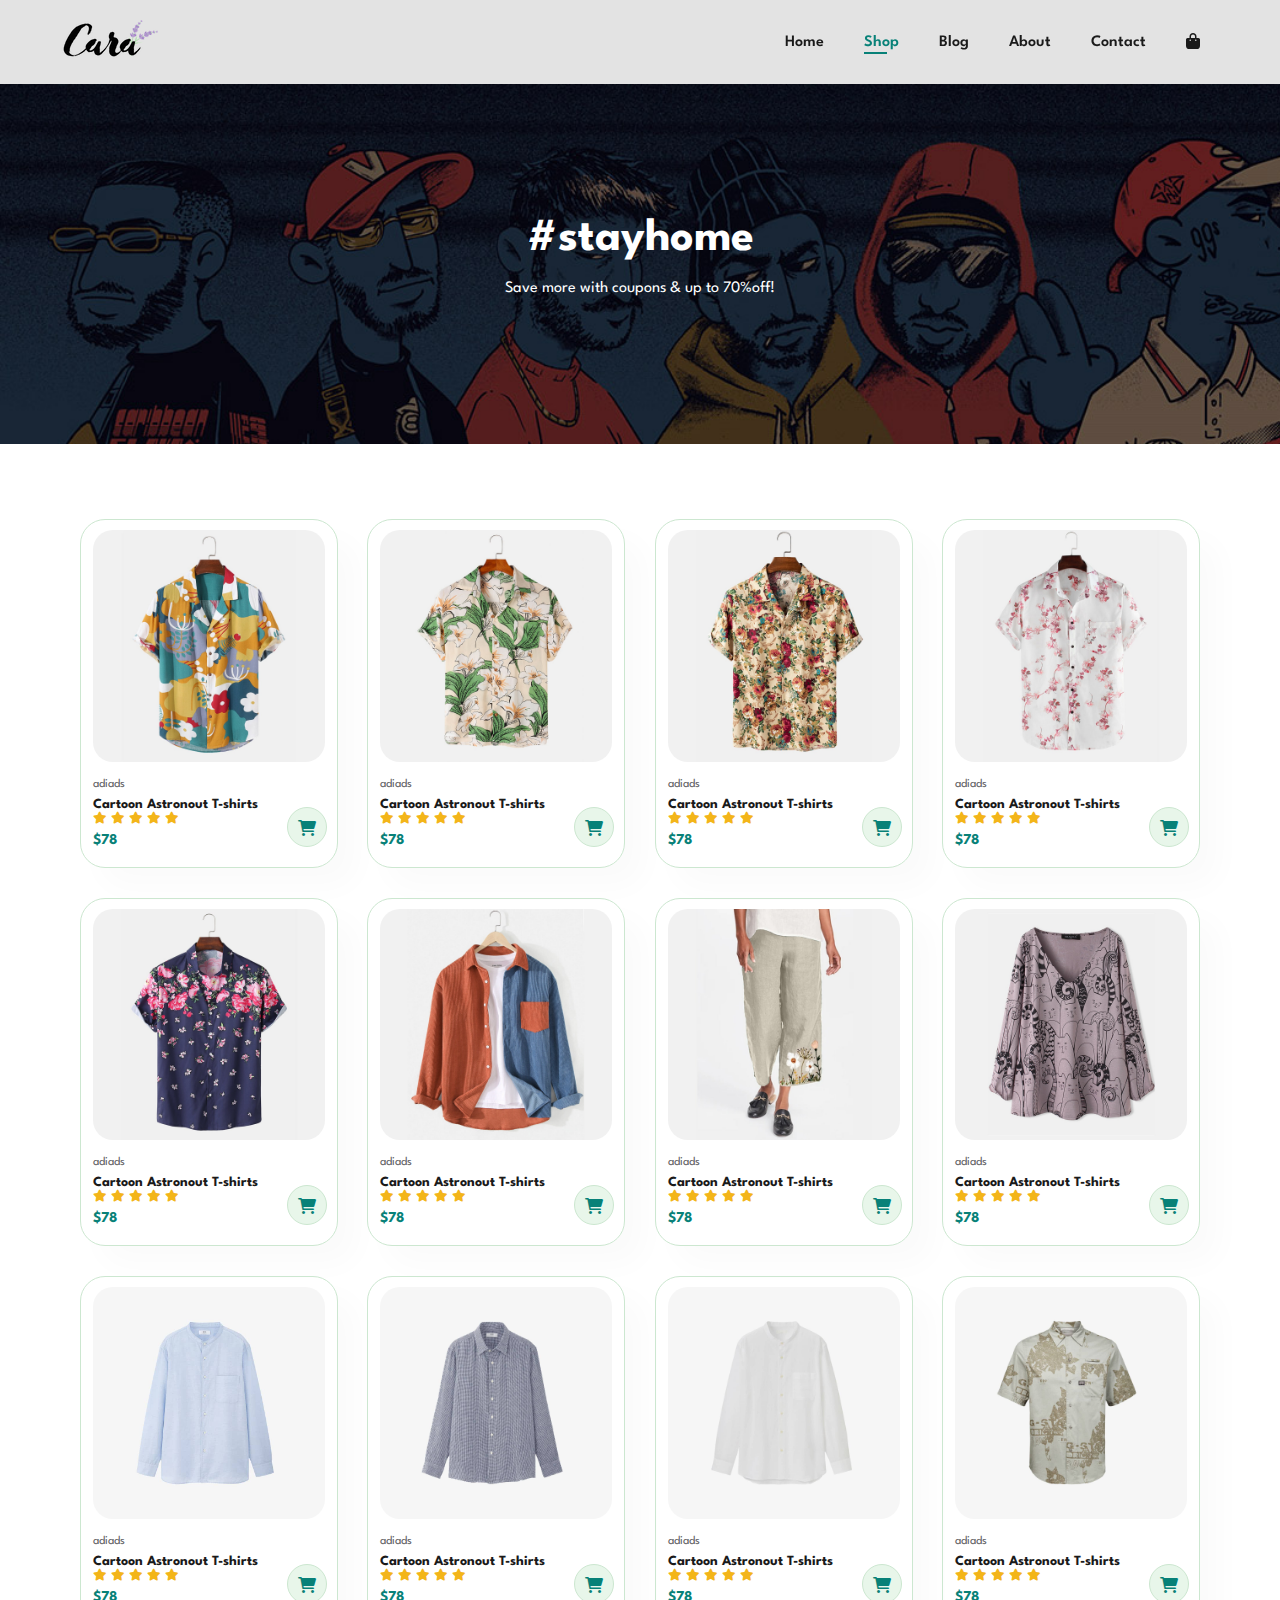
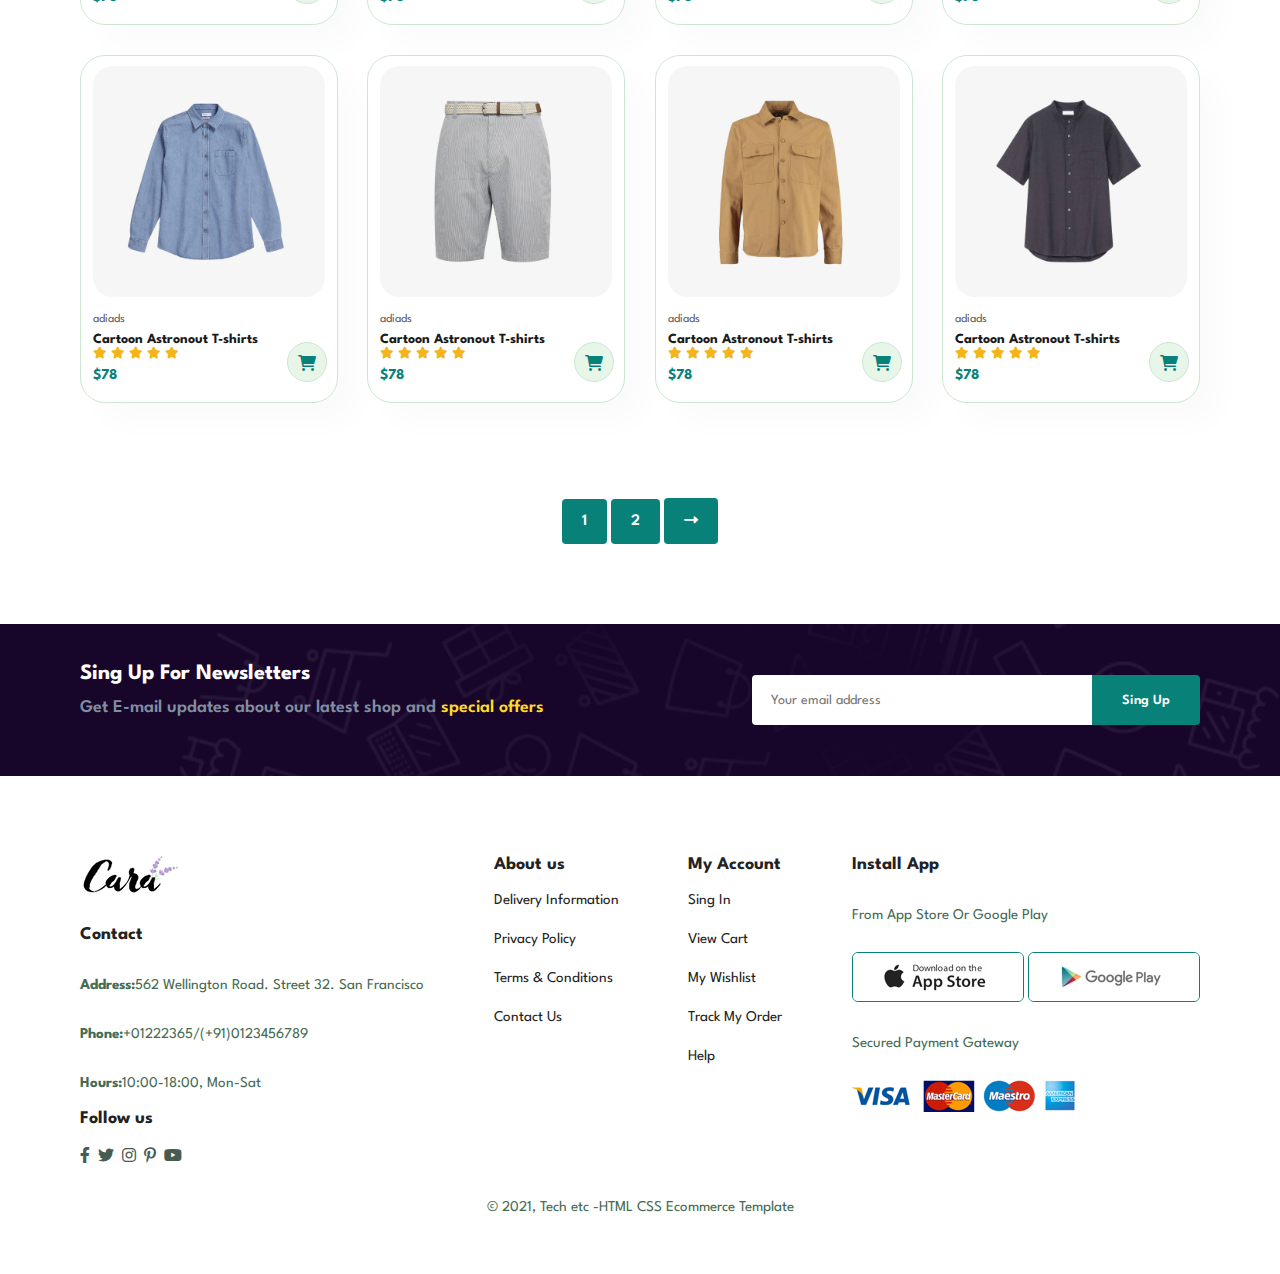
<file: shop.html>
<!DOCTYPE html>
<html lang="en">

<head>
    <meta charset="UTF-8">
    <meta http-equiv="X-UA-Compatible" content="IE=edge">
    <meta name="viewport" content="width=device-width, initial-scale=1.0">
    <title>Cara</title>
    <link rel="stylesheet" href="https://cdnjs.cloudflare.com/ajax/libs/font-awesome/6.1.1/css/all.min.css">
    <link rel="stylesheet" href="all.min.css">
    <link rel="stylesheet" href="style.css">
</head>

<body>
    <section id="header">
        <a href="#"><img src="img/logo.png" class="logo"></a>
        <ul id="navbar">
            <li><a href="index.html">Home</a></li>
            <li><a href="shop.html" class="active">Shop</a></li>
            <li><a href="blog.html">Blog</a></li>
            <li><a href="about.html">About</a></li>
            <li><a href="content.html">Contact</a></li>
            <li id="lg-bag"><a href="cart.html"><i class="fa-solid fa-bag-shopping"></i></a></li>
            <a href="#" id="close"><i class="fa-solid fa-xmark"></i></a>
        </ul>
        <div id="mobile">
            <a href="cart.html"><i class="fa-solid fa-bag-shopping"></i></a>
            <i id="bar" class="fa-solid fa-outdent"></i>
        </div>
    </section>

    <section id="page-header">
        <h2>#stayhome</h2>
        <p>Save more with coupons & up to 70%off!</p>
    </section>
    <section id="product1" class="section-p1">

        <div class="pro-container">
            <div class="pro" onclick="window.location.href='sproduct.html' ; ">
                <img src=" img/products/f1.jpg " alt=" ">
                <div class="des ">
                    <span>adiads</span>
                    <h5>Cartoon Astronout T-shirts</h5>
                    <div class="starts ">
                        <i class="fa-solid fa-star "></i>
                        <i class="fa-solid fa-star "></i>
                        <i class="fa-solid fa-star "></i>
                        <i class="fa-solid fa-star "></i>
                        <i class="fa-solid fa-star "></i>
                    </div>
                    <h4>$78</h4>
                </div>
                <a href="# ">
                    <i class="fa-solid fa-cart-shopping cart "></i>

                </a>
            </div>
            <div class="pro ">
                <img src="img/products/f2.jpg " alt=" ">
                <div class="des ">
                    <span>adiads</span>
                    <h5>Cartoon Astronout T-shirts</h5>
                    <div class="starts ">
                        <i class="fa-solid fa-star "></i>
                        <i class="fa-solid fa-star "></i>
                        <i class="fa-solid fa-star "></i>
                        <i class="fa-solid fa-star "></i>
                        <i class="fa-solid fa-star "></i>
                    </div>
                    <h4>$78</h4>
                </div>
                <a href="# ">
                    <i class="fa-solid fa-cart-shopping cart "></i>

                </a>
            </div>
            <div class="pro ">
                <img src="img/products/f3.jpg " alt=" ">
                <div class="des ">
                    <span>adiads</span>
                    <h5>Cartoon Astronout T-shirts</h5>
                    <div class="starts ">
                        <i class="fa-solid fa-star "></i>
                        <i class="fa-solid fa-star "></i>
                        <i class="fa-solid fa-star "></i>
                        <i class="fa-solid fa-star "></i>
                        <i class="fa-solid fa-star "></i>
                    </div>
                    <h4>$78</h4>
                </div>
                <a href="# ">
                    <i class="fa-solid fa-cart-shopping cart "></i>

                </a>
            </div>
            <div class="pro ">
                <img src="img/products/f4.jpg " alt=" ">
                <div class="des ">
                    <span>adiads</span>
                    <h5>Cartoon Astronout T-shirts</h5>
                    <div class="starts ">
                        <i class="fa-solid fa-star "></i>
                        <i class="fa-solid fa-star "></i>
                        <i class="fa-solid fa-star "></i>
                        <i class="fa-solid fa-star "></i>
                        <i class="fa-solid fa-star "></i>
                    </div>
                    <h4>$78</h4>
                </div>
                <a href="# ">
                    <i class="fa-solid fa-cart-shopping cart "></i>

                </a>
            </div>
            <div class="pro ">
                <img src="img/products/f5.jpg " alt=" ">
                <div class="des ">
                    <span>adiads</span>
                    <h5>Cartoon Astronout T-shirts</h5>
                    <div class="starts ">
                        <i class="fa-solid fa-star "></i>
                        <i class="fa-solid fa-star "></i>
                        <i class="fa-solid fa-star "></i>
                        <i class="fa-solid fa-star "></i>
                        <i class="fa-solid fa-star "></i>
                    </div>
                    <h4>$78</h4>
                </div>
                <a href="# ">
                    <i class="fa-solid fa-cart-shopping cart "></i>

                </a>
            </div>
            <div class="pro ">
                <img src="img/products/f6.jpg " alt=" ">
                <div class="des ">
                    <span>adiads</span>
                    <h5>Cartoon Astronout T-shirts</h5>
                    <div class="starts ">
                        <i class="fa-solid fa-star "></i>
                        <i class="fa-solid fa-star "></i>
                        <i class="fa-solid fa-star "></i>
                        <i class="fa-solid fa-star "></i>
                        <i class="fa-solid fa-star "></i>
                    </div>
                    <h4>$78</h4>
                </div>
                <a href="# ">
                    <i class="fa-solid fa-cart-shopping cart "></i>

                </a>
            </div>
            <div class="pro ">
                <img src="img/products/f7.jpg " alt=" ">
                <div class="des ">
                    <span>adiads</span>
                    <h5>Cartoon Astronout T-shirts</h5>
                    <div class="starts ">
                        <i class="fa-solid fa-star "></i>
                        <i class="fa-solid fa-star "></i>
                        <i class="fa-solid fa-star "></i>
                        <i class="fa-solid fa-star "></i>
                        <i class="fa-solid fa-star "></i>
                    </div>
                    <h4>$78</h4>
                </div>
                <a href="# ">
                    <i class="fa-solid fa-cart-shopping cart "></i>

                </a>
            </div>
            <div class="pro ">
                <img src="img/products/f8.jpg " alt=" ">
                <div class="des ">
                    <span>adiads</span>
                    <h5>Cartoon Astronout T-shirts</h5>
                    <div class="starts ">
                        <i class="fa-solid fa-star "></i>
                        <i class="fa-solid fa-star "></i>
                        <i class="fa-solid fa-star "></i>
                        <i class="fa-solid fa-star "></i>
                        <i class="fa-solid fa-star "></i>
                    </div>
                    <h4>$78</h4>
                </div>
                <a href="# ">
                    <i class="fa-solid fa-cart-shopping cart "></i>

                </a>
            </div>
            <div class="pro ">
                <img src="img/products/n1.jpg " alt=" ">
                <div class="des ">
                    <span>adiads</span>
                    <h5>Cartoon Astronout T-shirts</h5>
                    <div class="starts ">
                        <i class="fa-solid fa-star "></i>
                        <i class="fa-solid fa-star "></i>
                        <i class="fa-solid fa-star "></i>
                        <i class="fa-solid fa-star "></i>
                        <i class="fa-solid fa-star "></i>
                    </div>
                    <h4>$78</h4>
                </div>
                <a href="# ">
                    <i class="fa-solid fa-cart-shopping cart "></i>

                </a>
            </div>
            <div class="pro ">
                <img src="img/products/n2.jpg " alt=" ">
                <div class="des ">
                    <span>adiads</span>
                    <h5>Cartoon Astronout T-shirts</h5>
                    <div class="starts ">
                        <i class="fa-solid fa-star "></i>
                        <i class="fa-solid fa-star "></i>
                        <i class="fa-solid fa-star "></i>
                        <i class="fa-solid fa-star "></i>
                        <i class="fa-solid fa-star "></i>
                    </div>
                    <h4>$78</h4>
                </div>
                <a href="# ">
                    <i class="fa-solid fa-cart-shopping cart "></i>

                </a>
            </div>
            <div class="pro ">
                <img src="img/products/n3.jpg " alt=" ">
                <div class="des ">
                    <span>adiads</span>
                    <h5>Cartoon Astronout T-shirts</h5>
                    <div class="starts ">
                        <i class="fa-solid fa-star "></i>
                        <i class="fa-solid fa-star "></i>
                        <i class="fa-solid fa-star "></i>
                        <i class="fa-solid fa-star "></i>
                        <i class="fa-solid fa-star "></i>
                    </div>
                    <h4>$78</h4>
                </div>
                <a href="# ">
                    <i class="fa-solid fa-cart-shopping cart "></i>

                </a>
            </div>
            <div class="pro ">
                <img src="img/products/n4.jpg " alt=" ">
                <div class="des ">
                    <span>adiads</span>
                    <h5>Cartoon Astronout T-shirts</h5>
                    <div class="starts ">
                        <i class="fa-solid fa-star "></i>
                        <i class="fa-solid fa-star "></i>
                        <i class="fa-solid fa-star "></i>
                        <i class="fa-solid fa-star "></i>
                        <i class="fa-solid fa-star "></i>
                    </div>
                    <h4>$78</h4>
                </div>
                <a href="# ">
                    <i class="fa-solid fa-cart-shopping cart "></i>

                </a>
            </div>
            <div class="pro ">
                <img src="img/products/n5.jpg " alt=" ">
                <div class="des ">
                    <span>adiads</span>
                    <h5>Cartoon Astronout T-shirts</h5>
                    <div class="starts ">
                        <i class="fa-solid fa-star "></i>
                        <i class="fa-solid fa-star "></i>
                        <i class="fa-solid fa-star "></i>
                        <i class="fa-solid fa-star "></i>
                        <i class="fa-solid fa-star "></i>
                    </div>
                    <h4>$78</h4>
                </div>
                <a href="# ">
                    <i class="fa-solid fa-cart-shopping cart "></i>

                </a>
            </div>
            <div class="pro ">
                <img src="img/products/n6.jpg " alt=" ">
                <div class="des ">
                    <span>adiads</span>
                    <h5>Cartoon Astronout T-shirts</h5>
                    <div class="starts ">
                        <i class="fa-solid fa-star "></i>
                        <i class="fa-solid fa-star "></i>
                        <i class="fa-solid fa-star "></i>
                        <i class="fa-solid fa-star "></i>
                        <i class="fa-solid fa-star "></i>
                    </div>
                    <h4>$78</h4>
                </div>
                <a href="# ">
                    <i class="fa-solid fa-cart-shopping cart "></i>

                </a>
            </div>
            <div class="pro ">
                <img src="img/products/n7.jpg " alt=" ">
                <div class="des ">
                    <span>adiads</span>
                    <h5>Cartoon Astronout T-shirts</h5>
                    <div class="starts ">
                        <i class="fa-solid fa-star "></i>
                        <i class="fa-solid fa-star "></i>
                        <i class="fa-solid fa-star "></i>
                        <i class="fa-solid fa-star "></i>
                        <i class="fa-solid fa-star "></i>
                    </div>
                    <h4>$78</h4>
                </div>
                <a href="# ">
                    <i class="fa-solid fa-cart-shopping cart "></i>

                </a>
            </div>
            <div class="pro ">
                <img src="img/products/n8.jpg " alt=" ">
                <div class="des ">
                    <span>adiads</span>
                    <h5>Cartoon Astronout T-shirts</h5>
                    <div class="starts ">
                        <i class="fa-solid fa-star "></i>
                        <i class="fa-solid fa-star "></i>
                        <i class="fa-solid fa-star "></i>
                        <i class="fa-solid fa-star "></i>
                        <i class="fa-solid fa-star "></i>
                    </div>
                    <h4>$78</h4>
                </div>
                <a href="# ">
                    <i class="fa-solid fa-cart-shopping cart "></i>

                </a>
            </div>

        </div>

    </section>
    <section id="pagination" class="section-p1 ">
        <a href="#">1</a>
        <a href="#">2</a>
        <a href="#"><i class="fa-solid fa-right-long "></i></a>

    </section>
    <section id="newsletter" class="section-p1 section-m1">
        <div class="newstext">
            <h4>Sing Up For Newsletters</h4>
            <p>Get E-mail updates about our latest shop and <span>special offers</span> </p>
        </div>
        <div class="form">
            <input type="text" placeholder="Your email address">
            <button class="normal">Sing Up</button>
        </div>
    </section>
    <footer class="section-p1 ">
        <div class="col ">
            <img src="img/logo.png " alt=" " class="logo ">
            <h4>Contact</h4>
            <p><strong>Address:</strong>562 Wellington Road. Street 32. San Francisco</p>
            <p><strong>Phone:</strong>+01222365/(+91)0123456789</p>
            <p><strong>Hours:</strong>10:00-18:00, Mon-Sat</p>
            <div class="follow ">
                <h4>Follow us</h4>
                <div class="icon ">
                    <i class="fa-brands fa-facebook-f "></i>
                    <i class="fa-brands fa-twitter "></i>
                    <i class="fa-brands fa-instagram "></i>
                    <i class="fa-brands fa-pinterest-p "></i>
                    <i class="fa-brands fa-youtube "></i>
                </div>
            </div>
        </div>
        <div class="col ">
            <h4>About us</h4>
            <a href="# ">Delivery Information</a>
            <a href="# ">Privacy Policy</a>
            <a href="# ">Terms & Conditions</a>
            <a href="# ">
                Contact Us
            </a>
        </div>
        <div class="col ">
            <h4>My Account</h4>
            <a href="# ">Sing In</a>
            <a href="# ">View Cart</a>
            <a href="# ">My Wishlist</a>
            <a href="# ">
               Track My Order
            </a>
            <a href="# ">Help</a>
        </div>
        <div class="col install ">
            <h4>Install App</h4>
            <P>From App Store Or Google Play</P>
            <div class="row ">
                <img src="img/pay/app.jpg " alt=" ">
                <img src="img/pay/play.jpg " alt=" ">
            </div>
            <P>Secured Payment Gateway</P>
            <img src="img/pay/pay.png " alt=" ">

        </div>
        <div class="copayright ">
            <p>
                &copy; 2021, Tech etc -HTML CSS Ecommerce Template
            </p>
        </div>

    </footer>

    <script src="script.js "></script>

</body>

</html>
</file>
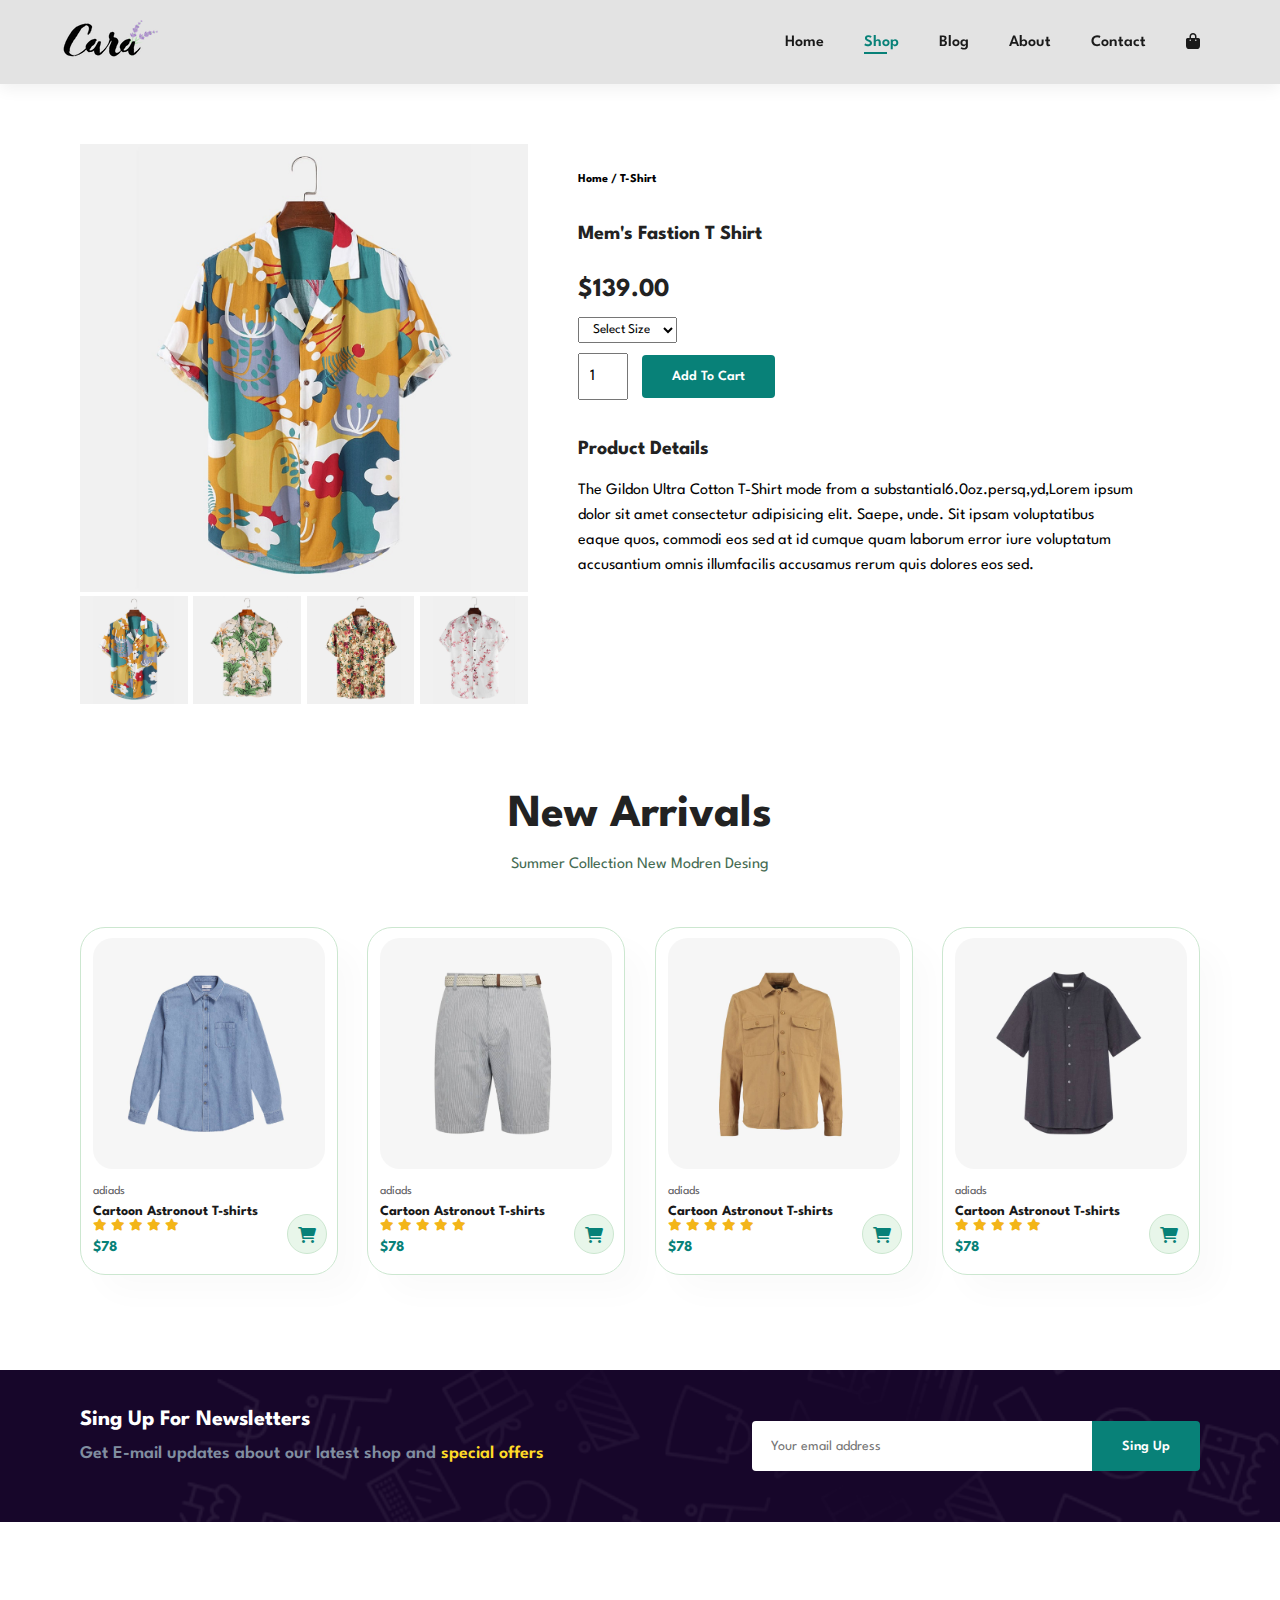
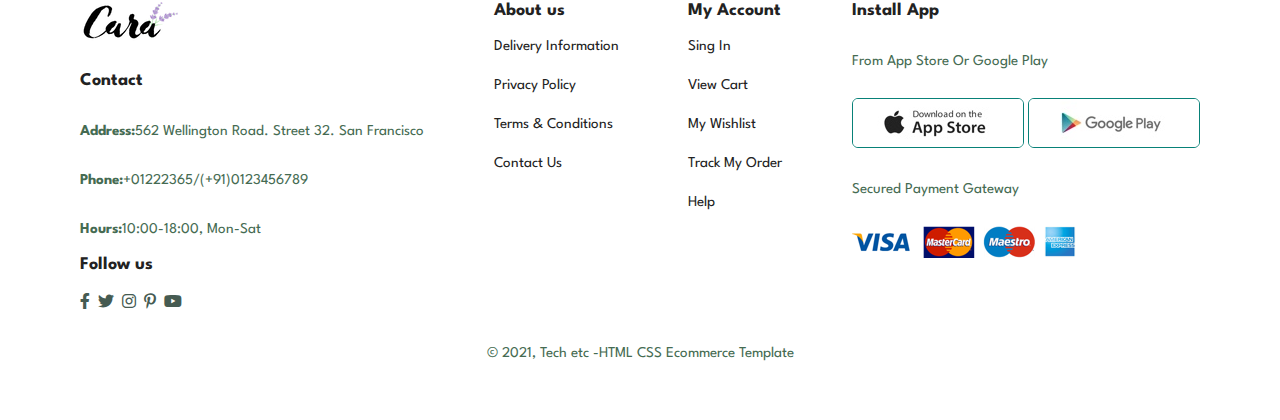
<file: sproduct.html>
<!DOCTYPE html>
<html lang="en">

<head>
    <meta charset="UTF-8">
    <meta http-equiv="X-UA-Compatible" content="IE=edge">
    <meta name="viewport" content="width=device-width, initial-scale=1.0">
    <title>Cara</title>
    <link rel="stylesheet" href="https://cdnjs.cloudflare.com/ajax/libs/font-awesome/6.1.1/css/all.min.css">
    <link rel="stylesheet" href="all.min.css">
    <link rel="stylesheet" href="style.css">
</head>

<body>
    <section id="header">
        <a href="#"><img src="img/logo.png" class="logo"></a>
        <ul id="navbar">
            <li><a href="index.html">Home</a></li>
            <li><a href="shop.html" class="active">Shop</a></li>
            <li><a href="blog.html">Blog</a></li>
            <li><a href="about.html">About</a></li>
            <li><a href="content.html">Contact</a></li>
            <li id="lg-bag"><a href="cart.html"><i class="fa-solid fa-bag-shopping"></i></a></li>
            <a href="#" id="close"><i class="fa-solid fa-xmark"></i></a>
        </ul>
        <div id="mobile">
            <a href="cart.html"><i class="fa-solid fa-bag-shopping"></i></a>
            <i id="bar" class="fa-solid fa-outdent"></i>
        </div>
    </section>
    <section id="prodetalis" class="section-p1">
        <div class="single-pro-images">
            <img src="img/products/f1.jpg" width="100%" id="MaimImg">
            <div class="small-img-group">
                <div class="small-img-col">
                    <img src="img/products/f1.jpg" width="100%" class="small-img" alt="">

                </div>
                <div class="small-img-col">
                    <img src="img/products/f2.jpg" width="100%" class="small-img" alt="">
                </div>
                <div class="small-img-col">
                    <img src="img/products/f3.jpg" width="100%" class="small-img" alt="">
                </div>
                <div class="small-img-col">
                    <img src="img/products/f4.jpg" width="100%" class="small-img" alt="">
                </div>

            </div>

        </div>
        <div class="single-pro-details">
            <h6>Home / T-Shirt</h6>
            <h4>Mem's Fastion T Shirt</h4>
            <h2>$139.00</h2>
            <select>
                <option>Select Size</option>
                <option>XL</option>
                <option>XXL</option>
                <option>S</option>
                <option>L</option>
            </select>
            <input type="number" value="1">
            <button class="normal">Add To Cart</button>
            <h4>Product Details</h4>
            <span>The Gildon Ultra Cotton T-Shirt mode from a substantial6.0oz.persq,yd,Lorem ipsum dolor sit amet consectetur adipisicing elit. Saepe, unde. Sit ipsam voluptatibus eaque quos, commodi eos sed at id cumque quam laborum error iure voluptatum accusantium omnis illumfacilis accusamus rerum quis dolores eos sed.</span>

        </div>

    </section>
    <section id="product1" class="section-p1">
        <h2>New Arrivals</h2>
        <p>Summer Collection New Modren Desing</p>
        <div class="pro-container">

            <div class="pro">
                <img src="img/products/n5.jpg" alt="">
                <div class="des">
                    <span>adiads</span>
                    <h5>Cartoon Astronout T-shirts</h5>
                    <div class="starts">
                        <i class="fa-solid fa-star"></i>
                        <i class="fa-solid fa-star"></i>
                        <i class="fa-solid fa-star"></i>
                        <i class="fa-solid fa-star"></i>
                        <i class="fa-solid fa-star"></i>
                    </div>
                    <h4>$78</h4>
                </div>
                <a href="#">
                    <i class="fa-solid fa-cart-shopping cart"></i>

                </a>
            </div>
            <div class="pro">
                <img src="img/products/n6.jpg" alt="">
                <div class="des">
                    <span>adiads</span>
                    <h5>Cartoon Astronout T-shirts</h5>
                    <div class="starts">
                        <i class="fa-solid fa-star"></i>
                        <i class="fa-solid fa-star"></i>
                        <i class="fa-solid fa-star"></i>
                        <i class="fa-solid fa-star"></i>
                        <i class="fa-solid fa-star"></i>
                    </div>
                    <h4>$78</h4>
                </div>
                <a href="#">
                    <i class="fa-solid fa-cart-shopping cart"></i>

                </a>
            </div>
            <div class="pro">
                <img src="img/products/n7.jpg" alt="">
                <div class="des">
                    <span>adiads</span>
                    <h5>Cartoon Astronout T-shirts</h5>
                    <div class="starts">
                        <i class="fa-solid fa-star"></i>
                        <i class="fa-solid fa-star"></i>
                        <i class="fa-solid fa-star"></i>
                        <i class="fa-solid fa-star"></i>
                        <i class="fa-solid fa-star"></i>
                    </div>
                    <h4>$78</h4>
                </div>
                <a href="#">
                    <i class="fa-solid fa-cart-shopping cart"></i>

                </a>
            </div>
            <div class="pro">
                <img src="img/products/n8.jpg" alt="">
                <div class="des">
                    <span>adiads</span>
                    <h5>Cartoon Astronout T-shirts</h5>
                    <div class="starts">
                        <i class="fa-solid fa-star"></i>
                        <i class="fa-solid fa-star"></i>
                        <i class="fa-solid fa-star"></i>
                        <i class="fa-solid fa-star"></i>
                        <i class="fa-solid fa-star"></i>
                    </div>
                    <h4>$78</h4>
                </div>
                <a href="#">
                    <i class="fa-solid fa-cart-shopping cart"></i>

                </a>
            </div>

        </div>

    </section>

    <section id="newsletter" class="section-p1 section-m1">
        <div class="newstext">
            <h4>Sing Up For Newsletters</h4>
            <p>Get E-mail updates about our latest shop and <span>special offers</span> </p>
        </div>
        <div class="form">
            <input type="text" placeholder="Your email address">
            <button class="normal">Sing Up</button>
        </div>
    </section>
    <footer class="section-p1">
        <div class="col">
            <img src="img/logo.png" alt="" class="logo">
            <h4>Contact</h4>
            <p><strong>Address:</strong>562 Wellington Road. Street 32. San Francisco</p>
            <p><strong>Phone:</strong>+01222365/(+91)0123456789</p>
            <p><strong>Hours:</strong>10:00-18:00, Mon-Sat</p>
            <div class="follow">
                <h4>Follow us</h4>
                <div class="icon">
                    <i class="fa-brands fa-facebook-f"></i>
                    <i class="fa-brands fa-twitter"></i>
                    <i class="fa-brands fa-instagram"></i>
                    <i class="fa-brands fa-pinterest-p"></i>
                    <i class="fa-brands fa-youtube"></i>
                </div>
            </div>
        </div>
        <div class="col">
            <h4>About us</h4>
            <a href="#">Delivery Information</a>
            <a href="#">Privacy Policy</a>
            <a href="#">Terms & Conditions</a>
            <a href="#">
                Contact Us
            </a>
        </div>
        <div class="col">
            <h4>My Account</h4>
            <a href="#">Sing In</a>
            <a href="#">View Cart</a>
            <a href="#">My Wishlist</a>
            <a href="#">
               Track My Order
            </a>
            <a href="#">Help</a>
        </div>
        <div class="col install">
            <h4>Install App</h4>
            <P>From App Store Or Google Play</P>
            <div class="row">
                <img src="img/pay/app.jpg" alt="">
                <img src="img/pay/play.jpg" alt="">
            </div>
            <P>Secured Payment Gateway</P>
            <img src="img/pay/pay.png" alt="">

        </div>
        <div class="copayright">
            <p>
                &copy; 2021, Tech etc -HTML CSS Ecommerce Template
            </p>
        </div>

    </footer>
    <script>
        var ManiImg = document.getElementById("MaimImg");
        var smallimg = document.getElementsByClassName("small-img");
        smallimg[0].onclick = function() {
            MaimImg.src = smallimg[0].src;
        }
        smallimg[1].onclick = function() {
            MaimImg.src = smallimg[1].src;
        }
        smallimg[2].onclick = function() {
            MaimImg.src = smallimg[2].src;
        }
        smallimg[3].onclick = function() {
            MaimImg.src = smallimg[3].src;
        }
    </script>

    <script src="script.js"></script>

</body>

</html>
</file>
<file: style.css>
@import url('https://fonts.googleapis.com/css2?family=League+Spartan:wght@100;200;300;400;500;600;700;800;900&display=swap');
* {
    margin: 0;
    padding: 0;
    font-family: 'League Spartan', sans-serif;
    box-sizing: border-box;
}

h1 {
    font-size: 50px;
    line-height: 64px;
    color: #222;
}

h2 {
    font-size: 46px;
    line-height: 54px;
    color: #222;
}

h4 {
    font-size: 20px;
    color: #222;
}

h6 {
    font-size: 12px;
    font-weight: 700;
}

p {
    font-size: 16px;
    color: #456b52;
    margin: 15px 0 20px 0;
}

.section-p1 {
    padding: 40px 80px;
}

.section-m1 {
    margin: 40px 0;
}

button.normal {
    font-size: 14px;
    font-weight: 600;
    padding: 15px 30px;
    color: #000;
    background-color: #fff;
    border-radius: 4px;
    cursor: pointer;
    border: none;
    outline: none;
    transition: 0.2s;
}

button.white {
    font-size: 13px;
    font-weight: 600;
    padding: 11px 18px;
    color: #fff;
    background-color: transparent;
    cursor: pointer;
    border: 1px solid #fff;
    outline: none;
    transition: 0.2s;
}

body {
    width: 100%;
}


/* Start Header */

#header {
    display: flex;
    justify-content: space-between;
    align-items: center;
    background: #e3e3e3;
    box-shadow: 0 5px 15px rgba(0, 0, 0, 0.06);
    padding: 20px 60px;
    position: sticky;
    left: 0;
    top: 0;
    z-index: 999;
}

#navbar {
    display: flex;
    justify-content: center;
    align-items: center;
}

#navbar li {
    list-style: none;
    padding: 0 20px;
    position: relative;
}

#navbar li a {
    color: #1a1a1a;
    text-decoration: none;
    font-size: 16px;
    font-weight: 600;
    transition: 0.3s ease;
}

#navbar li:not(#lg-bag) a:hover,
#navbar li a.active {
    color: #088178;
}

#navbar li:not(#lg-bag) a:hover::after,
#navbar li a.active::after {
    content: " ";
    position: absolute;
    width: 30%;
    height: 2px;
    bottom: -4px;
    left: 20px;
    background-color: #088178;
}

#mobile {
    display: none;
    align-items: center;
}

#close {
    display: none;
}


/* Start Home */

#hero {
    background-image: url(img/hero4.png);
    width: 100%;
    height: 90vh;
    background-size: cover;
    background-position: top 25% right 0;
    padding: 0 80px;
    display: flex;
    flex-direction: column;
    justify-content: center;
    align-items: flex-start;
}

#hero h4 {
    padding-bottom: 20px;
}

#hero h1 {
    color: #088178;
}

#hero button {
    background-image: url(img/button.png);
    background-color: transparent;
    padding: 14px 80px 14px 65px;
    background-repeat: no-repeat;
    color: #088178;
    border: 0;
    font-size: 15px;
    font-weight: 700;
    cursor: pointer;
}

#feature {
    display: flex;
    align-items: center;
    justify-content: space-between;
    flex-wrap: wrap;
}

#feature .fe-box {
    width: 180px;
    text-align: center;
    box-shadow: 20px 20px 34px rgba(0, 0, 0, 0.03);
    border: 1px solid #cce7d0;
    padding: 25px 15px;
    border-radius: 4px;
    margin: 15px 0;
}

#feature .fe-box:hover {
    box-shadow: 10px 10px 54px rgba(70, 62, 221, 0.1);
}

#feature .fe-box img {
    width: 100%;
    margin-bottom: 10px;
}

#feature .fe-box h6 {
    display: inline-block;
    padding: 9px 8px 6px 8px;
    line-height: 1;
    border-radius: 4px;
    color: #088178;
    background-color: #fddde4;
}

#feature .fe-box:nth-child(2) h6 {
    background: #bce181;
}

#feature .fe-box:nth-child(3) h6 {
    background: #a0b6c8;
}

#feature .fe-box:nth-child(4) h6 {
    background: #cdd4f8;
}

#feature .fe-box:nth-child(5) h6 {
    background: #acb6e7;
}

#feature .fe-box:last-child h6 {
    background: #90c93494;
}

#product1 {
    text-align: center;
}

#product1 .pro-container {
    display: flex;
    justify-content: space-between;
    flex-wrap: wrap;
    padding-top: 20px;
}

#product1 .pro {
    width: 23%;
    min-width: 250px;
    border: 1px solid #cce7d0;
    padding: 10px 12px;
    border-radius: 25px;
    cursor: pointer;
    box-shadow: 20px 20px 30px rgba(0, 0, 0, 0.02);
    margin: 15px 0;
    position: relative;
    transition: 0.2s ease;
}

#product1 .pro:hover {
    box-shadow: 20px 20px 30px rgba(0, 0, 0, 0.06);
}

#product1 .pro img {
    width: 100%;
    border-radius: 20px;
}

#product1 .pro .des {
    text-align: start;
    padding: 10px 0;
}

#product1 .pro .des span {
    color: #606063;
    font-size: 12px;
}

#product1 .pro .des h5 {
    color: #1a1a1a;
    padding-top: 7px;
    font-size: 14px;
}

#product1 .pro .des i {
    font-size: 12px;
    color: rgb(243, 181, 25);
}

#product1 .pro .des h4 {
    padding-top: 7px;
    font-size: 15px;
    font-weight: 700;
    color: #088178;
}

#product1 .pro .cart {
    width: 40px;
    height: 40px;
    line-height: 40px;
    border-radius: 50%;
    background-color: #e8f6ea;
    color: #088178;
    border: 1px solid #cce7d0;
    position: absolute;
    bottom: 20px;
    right: 10px;
}

#banner {
    background-image: url(img/banner/b2.jpg);
    background-size: cover;
    height: 40vh;
    width: 100%;
    display: flex;
    flex-direction: column;
    justify-content: center;
    align-items: center;
    text-align: center;
    background-position: center;
}

#banner h4 {
    color: #fff;
    font-size: 16px;
}

#banner h2 {
    color: #fff;
    font-size: 30px;
    padding: 10px 0;
}

#banner h2 span {
    color: #ef3636;
}

#banner button:hover {
    background-color: #088178;
    color: #fff;
}

#sm-banner {
    display: flex;
    justify-content: space-between;
    flex-wrap: wrap;
}

#sm-banner .banner-box {
    background-image: url(img/banner/b17.jpg);
    background-size: cover;
    height: 50vh;
    min-width: 580px;
    display: flex;
    flex-direction: column;
    justify-content: center;
    padding: 30px;
    align-items: flex-start;
    transition: 0.3s;
}

#sm-banner .banner-box:nth-child(2) {
    background-image: url(img/banner/b10.jpg);
}

#sm-banner .banner-box h4 {
    color: #fff;
    font-size: 20px;
    font-weight: 300;
}

#sm-banner .banner-box h2 {
    color: #fff;
    font-size: 28px;
    font-weight: 800;
}

#sm-banner .banner-box span {
    color: #fff;
    font-size: 14px;
    font-weight: 500;
    padding-bottom: 15px;
}

#sm-banner .banner-box:hover button {
    background-color: #088178;
    border-color: #088178;
}

#banner3 {
    display: flex;
    justify-content: space-between;
    padding: 0 80px;
    flex-wrap: wrap;
}

#banner3 .banner-box {
    background-image: url(img/banner/b7.jpg);
    background-size: cover;
    background-position: center;
    height: 30vh;
    min-width: 30%;
    display: flex;
    flex-direction: column;
    justify-content: center;
    padding: 20px;
    align-items: flex-start;
    margin-bottom: 20px;
}

#banner3 .banner-box:nth-child(2) {
    background-image: url(img/banner/b4.jpg);
}

#banner3 .banner-box:nth-child(3) {
    background-image: url(img/banner/b18.jpg);
}

#banner3 h2 {
    color: #fff;
    font-weight: 900;
    font-size: 22px;
}

#banner3 h3 {
    color: #ec544e;
    font-weight: 800;
    font-size: 15px;
}

#newsletter {
    background-image: url(img/banner/b14.png);
    background-size: cover;
    background-repeat: no-repeat;
    position: 20% 30%;
    background-color: #17062a;
    display: flex;
    align-items: center;
    justify-content: space-between;
    flex-wrap: wrap;
}

#newsletter h4 {
    color: #fff;
    font-size: 22px;
    font-weight: 700;
}

#newsletter p {
    color: #818ea0;
    font-size: 18px;
    font-weight: 600;
}

#newsletter p span {
    color: #ffdb27;
}

#newsletter .form {
    display: flex;
    width: 40%;
}

#newsletter .form input {
    height: 3.125rem;
    padding: 0 1.25em;
    font-size: 14px;
    width: 100%;
    border: 1px solid transparent;
    border-radius: 4px;
    outline: none;
    border-top-right-radius: 0;
    border-bottom-right-radius: 0;
}

#newsletter .form button {
    background-color: #088178;
    color: #fff;
    white-space: nowrap;
    border-top-left-radius: 0;
    border-bottom-left-radius: 0;
}

footer {
    display: flex;
    justify-content: space-between;
    flex-wrap: wrap;
}

footer .col {
    display: flex;
    flex-direction: column;
    align-items: flex-start;
    margin-bottom: 20px;
}

footer .logo {
    margin-bottom: 30px;
}

footer h4 {
    font-size: 18px;
    margin-bottom: 20px;
}

footer p {
    font-size: 15px;
    margin-bottom: 0 0 8px 0;
}

footer a {
    font-size: 15px;
    color: #222;
    text-decoration: none;
    margin-bottom: 25px;
}

footer .follow i {
    color: #465b52;
    padding-right: 4px;
    cursor: pointer;
}

footer .follow i:hover,
footer a:hover {
    color: #088178;
}

footer .install .row img {
    border: 1px solid #088178;
    border-radius: 6px;
}

footer .install img {
    margin: 10px 0 15px 0;
}

footer .copayright {
    width: 100%;
    text-align: center;
}


/* Start Shop */

#page-header {
    background-image: url(img/banner/b1.jpg);
    background-size: cover;
    width: 100%;
    height: 40vh;
    display: flex;
    flex-direction: column;
    justify-content: center;
    align-items: center;
    text-align: center;
    padding: 14px;
}

#page-header h2 {
    color: #fff;
}

#page-header p {
    color: #fff;
}

#pagination {
    text-align: center;
}

#pagination a {
    display: inline-block;
    text-decoration: none;
    background-color: #088178;
    padding: 15px 20px;
    border-radius: 4px;
    font-weight: 600;
    color: #fff;
}

#pagination a i {
    font-size: 14px;
}


/* Single Product */

#prodetalis {
    display: flex;
    margin-top: 20px;
}

#prodetalis .single-pro-images {
    width: 40%;
    margin-right: 50px;
}

.small-img-group {
    display: flex;
    justify-content: space-between;
}

.small-img-col {
    flex-basis: 24%;
    cursor: pointer;
}

#prodetalis .single-pro-details {
    width: 50%;
    padding-top: 30px;
}

.single-pro-details h4 {
    padding: 40px 0 20px 0;
}

.single-pro-details h2 {
    font-size: 26px;
}

.single-pro-details select {
    display: block;
    padding: 5px 10px;
    margin-bottom: 10px;
}

.single-pro-details input {
    width: 50px;
    height: 47px;
    padding-left: 10px;
    font-size: 16px;
    margin-right: 10px;
}

.single-pro-details select:focus,
.single-pro-details input:focus {
    outline: none;
}

.single-pro-details button {
    background-color: #088178;
    color: #fff;
}

.single-pro-details span {
    line-height: 25px;
}


/* Blog Page */

#page-header.blog-header {
    background-image: url(img/banner/b19.jpg);
}

#blog {
    padding: 150px 150px 0 150px;
}

#blog .blog-box {
    display: flex;
    align-items: center;
    width: 100%;
    position: relative;
    padding-bottom: 90px;
}

#blog .blog-img {
    width: 50%;
    margin-right: 40px;
}

#blog img {
    width: 100%;
    height: 300px;
    object-fit: cover;
}

#blog .blog-detalis {
    width: 50%;
}

#blog .blog-detalis p {
    line-height: 1.5;
}

#blog .blog-detalis a {
    text-decoration: none;
    font-size: 15px;
    color: #000;
    font-weight: 700;
    position: relative;
    transition: 0.2s;
}

#blog .blog-detalis a::after {
    content: "";
    width: 50px;
    height: 1px;
    background-color: #000;
    position: absolute;
    top: 4px;
    right: -60px;
}

#blog .blog-detalis a:hover {
    color: #088178;
}

#blog .blog-detalis a:hover::after {
    background-color: #088178;
}

#blog .blog-box h1 {
    position: absolute;
    top: -40px;
    left: 0;
    font-size: 70px;
    font-weight: 700;
    color: #c9cbce;
    z-index: -2;
}


/* About Page */

#page-header.about-header {
    background-image: url(img/about/banner.png);
}

#about-head {
    display: flex;
    align-items: center;
}

#about-head img {
    width: 50%;
    height: auto;
}

#about-head div {
    padding-left: 40px;
}

#about-app {
    text-align: center;
}

#about-app .video {
    width: 70%;
    height: 100%;
    margin: 30px auto 0 auto;
}

#about-app .video video {
    width: 100%;
    height: 100%;
    border-radius: 20px;
}


/* Contact Page */

#contact-details {
    display: flex;
    align-items: center;
    justify-content: space-between;
}

#contact-details .detalis {
    width: 40%;
}

#contact-details .detalis span,
#form-details form span {
    font-size: 12px;
}

#contact-details .detalis h2,
#form-details form h2 {
    font-size: 26px;
    line-height: 35px;
    padding: 20px 0;
}

#contact-details .detalis h3 {
    font-size: 16px;
    padding-bottom: 15px;
}

#contact-details .detalis li {
    list-style: none;
    display: flex;
    padding: 10px 0;
}

#contact-details .detalis li i {
    font-size: 14px;
    padding-right: 22px;
}

#contact-details .detalis li p {
    font-size: 14px;
    margin: 0;
}

#contact-details .map {
    width: 55%;
    height: 400px;
}

#contact-details .map iframe {
    width: 100%;
    height: 100%;
}

#form-details {
    display: flex;
    justify-content: space-between;
    margin: 30px;
    padding: 80px;
    border: 1px solid #e1e1e1;
}

#form-details form {
    width: 65%;
    display: flex;
    flex-direction: column;
    align-items: flex-start;
}

#form-details form input,
#form-details form textarea {
    width: 100%;
    padding: 12px 15px;
    outline: none;
    margin-bottom: 20px;
    border: 1px solid #e1e1e1;
}

#form-details form button {
    background-color: #088178;
    color: #fff;
}

#form-details .people div {
    padding-bottom: 25px;
    display: flex;
    align-items: flex-start;
}

#form-details .people div img {
    width: 65px;
    height: 65px;
    object-fit: cover;
    margin-right: 15px;
}

#form-details .people div p {
    margin: 0px;
    line-height: 25px;
    font-size: 13px;
}

#form-details .people div p span {
    display: block;
    font-size: 16px;
    font-weight: 600;
    color: #000;
}


/* Cart Page */

#cart {
    overflow-x: auto;
}

#cart table {
    width: 100%;
    border-collapse: collapse;
    table-layout: fixed;
    white-space: nowrap;
}

#cart table img {
    width: 70px;
}

#cart table td:nth-child(1) {
    width: 100px;
    text-align: center;
}

#cart table td:nth-child(2) {
    width: 150px;
    text-align: center;
}

#cart table td:nth-child(3) {
    width: 250px;
    text-align: center;
}

#cart table td:nth-child(4),
#cart table td:nth-child(5),
#cart table td:nth-child(6) {
    width: 150px;
    text-align: center;
}

#cart table td:nth-child(5) input {
    width: 70px;
    padding: 10px 5px 10px 15px;
}

#cart table thead {
    border: 1px solid #e2e9e1;
    border-left: none;
    border-right: none;
}

#cart table thead td {
    font-weight: 700;
    text-transform: uppercase;
    font-size: 13px;
    padding: 18px 0;
}

#cart table tbody tr td {
    padding-top: 15px;
}

#cart table tbody td {
    font-size: 13px;
}

#cart-add {
    display: flex;
    flex-wrap: wrap;
    justify-content: space-between;
}

#coupon {
    width: 50%;
    margin-bottom: 30px;
}

#coupon h3,
#subtotal h3 {
    margin-bottom: 15px;
}

#coupon input {
    padding: 10px 20px;
    outline: none;
    width: 60%;
    margin-right: 10px;
    border: 1px solid #e2e9e1;
}

#coupon button,
#subtotal button {
    background-color: #088178;
    color: #fff;
    padding: 10px 20px;
}

#subtotal {
    width: 50%;
    margin-bottom: 30px;
    border: 1px solid #e2e9e1;
    padding: 30px;
}

#subtotal table {
    border-collapse: collapse;
    width: 100%;
    margin-bottom: 20px;
}

#subtotal table td {
    width: 50%;
    border: 1px solid #e2e9e1;
    padding: 10px;
    font-size: 13px;
}


/* Start Media Query */

@media(max-width:799px) {
    .section-p1 {
        padding: 40px 40px;
    }
    #navbar {
        display: flex;
        flex-direction: column;
        justify-content: flex-start;
        align-items: flex-start;
        position: fixed;
        top: 0;
        right: -300px;
        width: 300px;
        height: 100vh;
        background-color: #e3e6f3;
        box-shadow: 0 40px 60px rgba(0, 0, 0, 0.1);
        padding: 80px 0 0 10px;
        transition: 0.3s;
    }
    #navbar.active {
        right: 0px;
    }
    #navbar li {
        margin-bottom: 25px;
    }
    #mobile {
        display: flex;
        align-items: center;
    }
    #mobile i {
        color: #1a1a1a;
        font-size: 24px;
        padding-left: 20px;
        cursor: pointer;
    }
    #close {
        display: initial;
        position: absolute;
        top: 30px;
        left: 30px;
        color: #222;
        font-size: 24px;
    }
    #lg-bag {
        display: none;
    }
    #hero {
        height: 70vh;
        background-position: top 30% right 30%;
    }
    #feature {
        justify-content: center;
    }
    #feature .fe-box {
        margin: 15px 15px;
    }
    #product1 .pro-container {
        justify-content: center;
    }
    #product1 .pro {
        margin: 15px;
    }
    #banner {
        height: 30vh;
    }
    #sm-banner .banner-box {
        height: 30vh;
        min-width: 100%;
        margin-bottom: 15px;
    }
    #banner3 {
        padding: 0 40px;
    }
    #banner3 .banner-box {
        width: 28%;
    }
    #newsletter .form {
        width: 70%;
    }
    /* Single Product */
    #prodetalis {
        display: flex;
        flex-direction: column;
        align-items: center;
        text-align: center;
    }
    #prodetalis .single-pro-images {
        width: 100%;
        margin-right: 0px;
    }
    #prodetalis .single-pro-details {
        width: 100%;
    }
    #prodetalis .single-pro-details select {
        margin: 10px auto;
    }
    /* Blog Page */
    #blog {
        padding: 100px 20px 0 20px;
    }
    #blog .blog-box {
        flex-direction: column;
        align-items: flex-start;
    }
    #blog .blog-img {
        width: 100%;
        margin-right: 0px;
        margin-bottom: 30px;
    }
    #blog .blog-detalis {
        width: 100%;
    }
    /* About Page */
    #about-head {
        display: flex;
        flex-direction: column;
        align-items: flex-start;
    }
    #about-head img {
        width: 100%;
        margin-bottom: 20px;
    }
    #about-head div {
        padding-left: 0px;
    }
    #about-app .video {
        width: 100%;
    }
    /* Contact Page */
    #form-details {
        padding: 40px;
    }
    #form-details form {
        width: 50%;
    }
}

@media(max-width:477px) {
    .section-p1 {
        padding: 20px;
    }
    h1 {
        font-size: 38px;
    }
    h2 {
        font-size: 32px;
    }
    #header {
        padding: 10px 30px;
    }
    #hero {
        background-position: 55%;
        padding: 0 20px;
    }
    #feature {
        justify-content: space-between;
    }
    #feature .fe-box {
        width: 155px;
        margin: 0 0 15px 0;
    }
    #product1 .pro {
        width: 100%;
    }
    #banner {
        height: 40vh;
    }
    #banner3 {
        padding: 0 20px;
    }
    #banner3 .banner-box {
        width: 100%;
    }
    #newsletter {
        padding: 40px 20px;
    }
    #newsletter .form {
        width: 100%;
    }
    footer .copayright {
        text-align: flex-start;
    }
    /* Contact Page */
    #contact-details {
        flex-direction: column;
    }
    #contact-details .detalis {
        width: 100%;
        margin-bottom: 30px;
    }
    #contact-details .map {
        width: 100%;
    }
    #form-details {
        margin: 10px;
        padding: 30px 10px;
        flex-wrap: wrap;
    }
    #form-details form {
        width: 100%;
        margin-bottom: 30px;
    }
    /* Cart Page */
    #cart-add {
        flex-direction: column;
    }
    #coupon {
        width: 100%;
    }
    #subtotal {
        width: 100%;
    }
}
</file>
